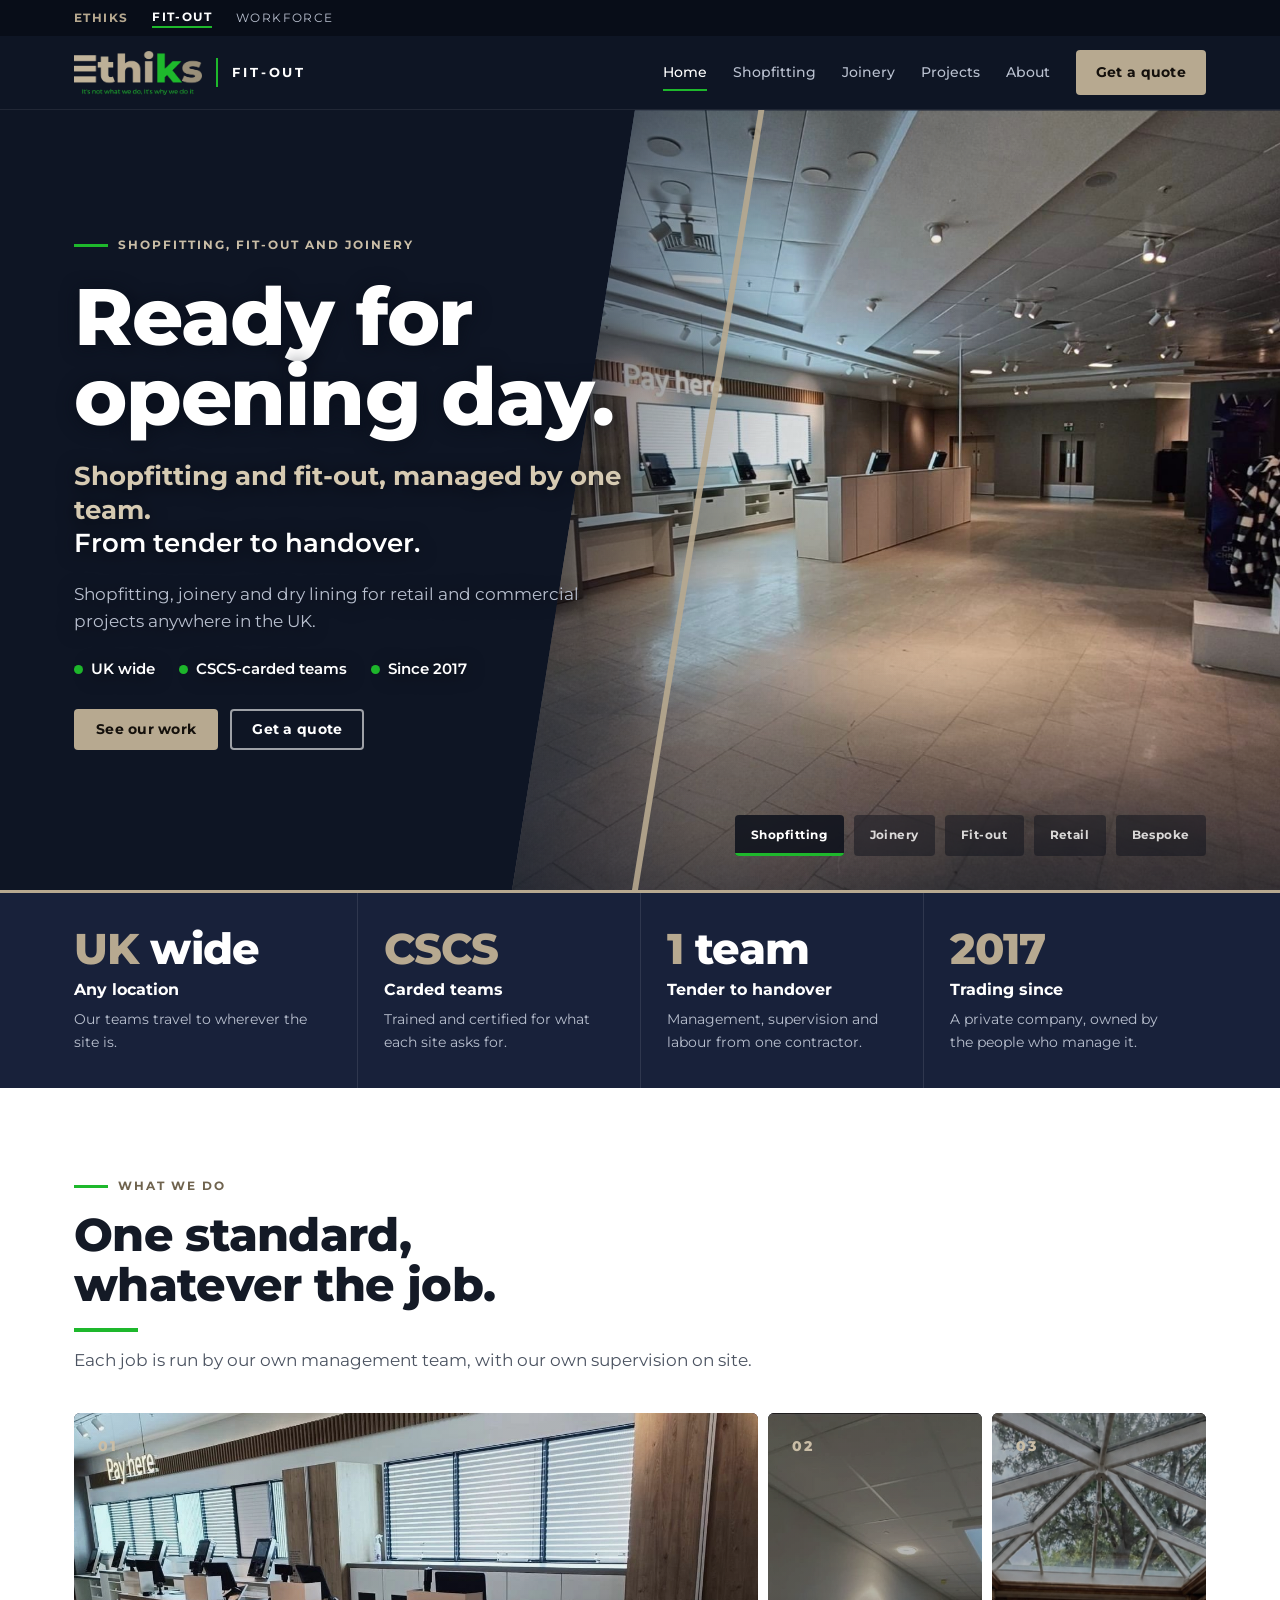
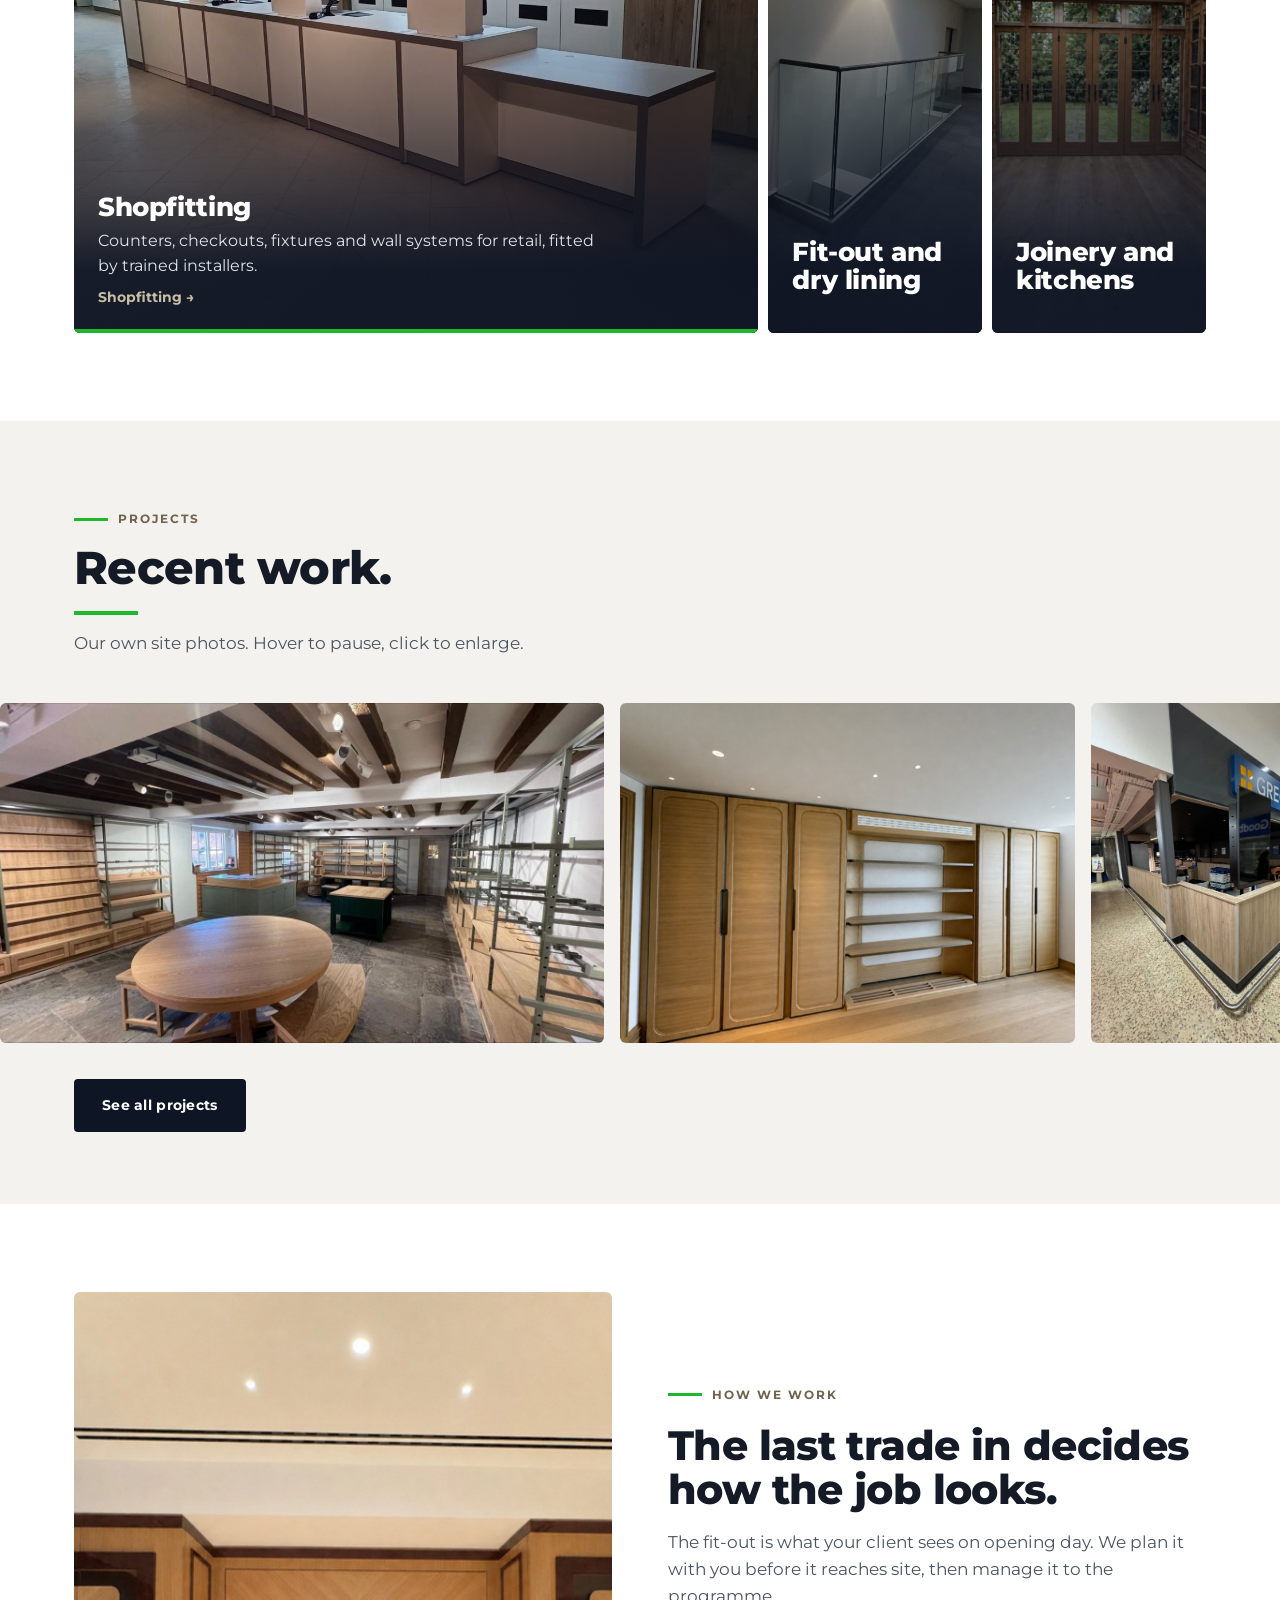
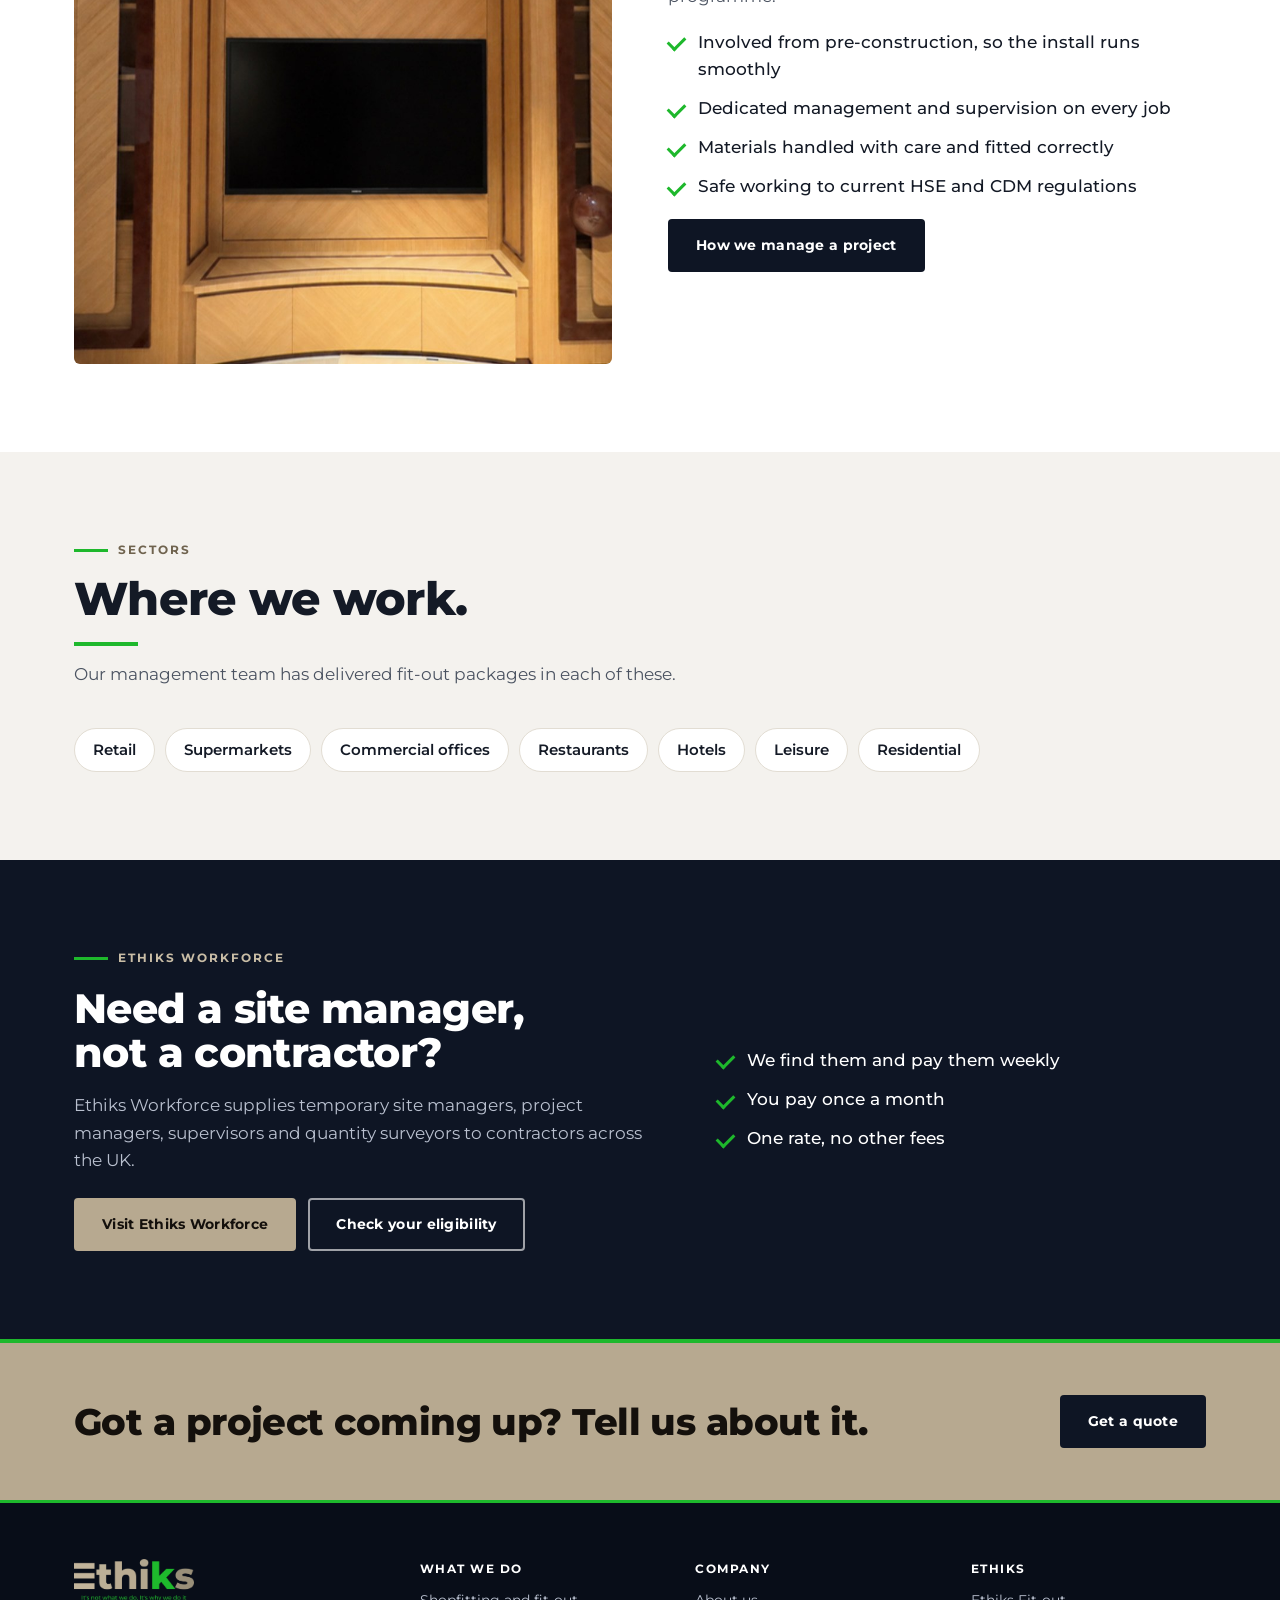
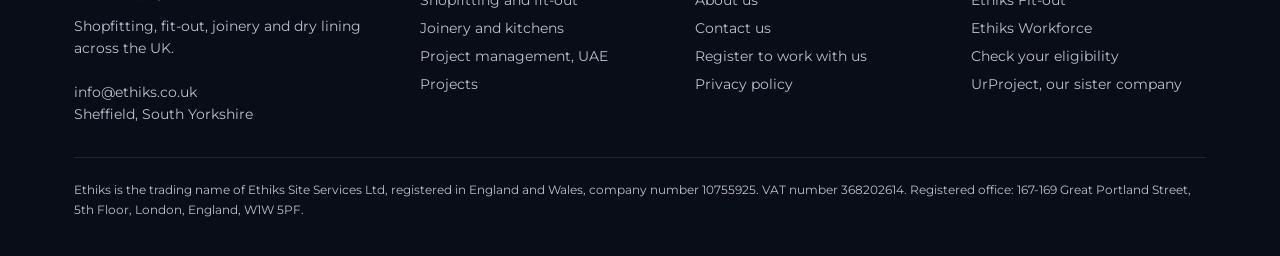
<file: index.html>
<!doctype html>
<html lang="en-GB">
<head>
<meta charset="utf-8">
<meta name="viewport" content="width=device-width, initial-scale=1">
<title>Shopfitting and Fit-Out Contractor, UK | Ethiks</title>
<meta name="description" content="Ethiks is a UK shopfitting and fit-out contractor. Turnkey fit-out, shopfitting joinery and dry lining for retail and commercial projects, and fitted joinery for homes.">
<link rel="canonical" href="https://www.ethiks.co.uk/">
<meta property="og:type" content="website">
<meta property="og:site_name" content="Ethiks">
<meta property="og:title" content="Shopfitting and Fit-Out Contractor, UK | Ethiks">
<meta property="og:description" content="Ethiks is a UK shopfitting and fit-out contractor. Turnkey fit-out, shopfitting joinery and dry lining for retail and commercial projects, and fitted joinery for homes.">
<meta property="og:url" content="https://www.ethiks.co.uk/">
<meta property="og:image" content="https://www.ethiks.co.uk/assets/share.jpg">
<meta property="og:image:width" content="1200">
<meta property="og:image:height" content="630">
<meta name="twitter:card" content="summary_large_image">
<meta name="twitter:image" content="https://www.ethiks.co.uk/assets/share.jpg">
<script>document.documentElement.className = 'js';</script>
<link rel="preconnect" href="https://fonts.googleapis.com">
<link rel="preconnect" href="https://fonts.gstatic.com" crossorigin>
<link rel="stylesheet" href="https://fonts.googleapis.com/css2?family=Montserrat:wght@400;500;600;700;800&display=swap">
<link rel="stylesheet" href="/styles.css?v=31">
<link rel="icon" href="/assets/ethiks-logo.png">
<script type="application/ld+json">{"@context": "https://schema.org", "@type": "GeneralContractor", "name": "Ethiks", "legalName": "Ethiks Site Services Ltd", "url": "https://www.ethiks.co.uk/", "email": "info@ethiks.co.uk", "areaServed": "GB", "vatID": "368202614", "description": "Shopfitting, fit-out, joinery and dry lining contractor working across the UK.", "address": {"@type": "PostalAddress", "addressLocality": "Sheffield", "addressRegion": "South Yorkshire", "addressCountry": "GB"}, "openingHours": "Mo-Fr 08:00-17:00"}</script>
</head>
<body>
<a class="skip" href="#main">Skip to content</a>
<div class="group"><div class="in">
  <span class="lead">Ethiks</span>
  <a class="here" href="/" aria-current="true">Fit-out</a>
  <a href="https://www.ethiksworkforce.co.uk">Workforce</a>
</div></div>
<header class="head"><div class="in">
  <a class="brand" href="/" aria-label="Ethiks Fit-out home"><img src="/assets/ethiks-logo.png" alt="Ethiks" width="128" height="44"><span>Fit-out</span></a>
  <button class="menu" type="button" aria-label="Menu" aria-expanded="false" aria-controls="nav"><span></span></button>
  <nav class="nav" id="nav" aria-label="Main"><a href="/" aria-current="page">Home</a><a href="/fit-out.html">Shopfitting</a><a href="/residential.html">Joinery</a><a href="/projects.html">Projects</a><a href="/about-us.html">About</a><a class="btn" href="/contact-us.html">Get a quote</a></nav>
</div></header>
<section class="hero2">
  <div class="slides" aria-hidden="true"><figure class="on"><img src="/assets/img/s-pay-hall.jpg" alt="" width="1290" height="1290" fetchpriority="high"></figure><figure><img src="/assets/img/hero-joinery.jpg" alt="" width="1456" height="1088" loading="lazy"></figure><figure><img src="/assets/img/m-atrium.jpg" alt="" width="1456" height="1088" loading="lazy"></figure><figure><img src="/assets/img/s-shelving-tables.jpg" alt="" width="1290" height="726" loading="lazy"></figure><figure><img src="/assets/img/j-glazed-cabinets.jpg" alt="" width="1264" height="1264" loading="lazy"></figure></div>
  <span class="edge" aria-hidden="true"></span>
  <div class="in">
    <div class="pitch">
      <span class="eyebrow">Shopfitting, fit-out and joinery</span>
      <h1>Ready for opening day.</h1>
      <p class="line"><b>Shopfitting and fit-out, managed by one team.</b><br>From tender to handover.</p>
      <p class="sub">Shopfitting, joinery and dry lining for retail and commercial projects anywhere in the UK.</p>
      <ul class="ticks"><li>UK wide</li><li>CSCS-carded teams</li><li>Since 2017</li></ul>
      <div class="acts"><a class="btn" href="/projects.html">See our work</a><a class="btn line" href="/contact-us.html">Get a quote</a></div>
    </div>
  </div>
  <div class="dots" role="group" aria-label="Hero photos"><button type="button" class="on" aria-label="Show shopfitting photo">Shopfitting</button><button type="button" aria-label="Show joinery photo">Joinery</button><button type="button" aria-label="Show fit-out photo">Fit-out</button><button type="button" aria-label="Show retail photo">Retail</button><button type="button" aria-label="Show bespoke photo">Bespoke</button></div>
</section>
<main id="main">
<section class="facts" aria-label="Ethiks at a glance"><div class="in">
  <div class="t"><span class="big"><em>UK</em> wide</span><b>Any location</b><span>Our teams travel to wherever the site is.</span></div>
  <div class="t"><span class="big"><em>CSCS</em></span><b>Carded teams</b><span>Trained and certified for what each site asks for.</span></div>
  <div class="t"><span class="big"><em>1</em> team</span><b>Tender to handover</b><span>Management, supervision and labour from one contractor.</span></div>
  <div class="t"><span class="big"><em data-count="2017">2017</em></span><b>Trading since</b><span>A private company, owned by the people who manage it.</span></div>
</div></section>

<section class="sec"><div class="in">
  <div class="shead rv"><span class="eyebrow">What we do</span><h2>One standard, whatever the job.</h2><p>Each job is run by our own management team, with our own supervision on site.</p></div>
  <div class="panels rv">
    <a class="panel on" href="/fit-out.html"><img src="/assets/img/s-pay-counter.jpg" alt="" width="1290" height="1290" loading="lazy"><span class="n">01</span><div class="body"><h3>Shopfitting</h3><p>Counters, checkouts, fixtures and wall systems for retail, fitted by trained installers.</p><span class="go">Shopfitting →</span></div></a>
    <a class="panel" href="/fit-out.html"><img src="/assets/img/m-landing.jpg" alt="" width="1290" height="970" loading="lazy"><span class="n">02</span><div class="body"><h3>Fit-out and dry lining</h3><p>Turnkey fit-out with partitions, linings, ceilings and joinery, managed from start to finish.</p><span class="go">Fit-out →</span></div></a>
    <a class="panel" href="/residential.html"><img src="/assets/img/j-glazed-cabinets.jpg" alt="" width="1264" height="1264" loading="lazy"><span class="n">03</span><div class="body"><h3>Joinery and kitchens</h3><p>Fitted joinery, doors, flooring and kitchens for homes.</p><span class="go">Joinery →</span></div></a>
  </div>
</div></section>

<section class="sec wash" style="padding-bottom:72px">
  <div class="in"><div class="shead rv"><span class="eyebrow">Projects</span><h2>Recent work.</h2><p>Our own site photos. Hover to pause, click to enlarge.</p></div></div>
  <div class="marq"><div class="track"><figure data-zoom><img src="/assets/img/s-shelving-tables.jpg" alt="Timber shelving bays and round display tables in a shop interior" width="1290" height="726" loading="lazy"><figcaption>Shelving and display tables</figcaption></figure><figure data-zoom><img src="/assets/img/j-wardrobe-run.jpg" alt="Wall of fitted timber wardrobes with open shelving" width="1456" height="1088" loading="lazy"><figcaption>Fitted wardrobes</figcaption></figure><figure data-zoom><img src="/assets/img/s-kiosk.jpg" alt="Food-to-go kiosk with timber-effect counter inside a supermarket" width="1280" height="1706" loading="lazy"><figcaption>Food-to-go kiosk</figcaption></figure><figure data-zoom><img src="/assets/img/j-games-room.jpg" alt="Timber panelled media wall with a TV between inlaid door panels" width="1408" height="1136" loading="lazy"><figcaption>Games room panelling</figcaption></figure><figure data-zoom><img src="/assets/img/m-atrium.jpg" alt="Double-height atrium inside a modular building after fit-out" width="1456" height="1088" loading="lazy"><figcaption>Atrium</figcaption></figure><figure data-zoom><img src="/assets/img/s-counter-run.jpg" alt="Long run of counter units in a clothing department" width="1290" height="1290" loading="lazy"><figcaption>Counter run</figcaption></figure><figure data-zoom><img src="/assets/img/j-glazed-cabinets.jpg" alt="Glazed timber cabinets lining a room with a timber floor under a roof lantern" width="1264" height="1264" loading="lazy"><figcaption>Glazed cabinets</figcaption></figure><figure data-zoom><img src="/assets/img/m-landing.jpg" alt="First-floor landing with timber doors, glass balustrade and suspended ceiling" width="1290" height="970" loading="lazy"><figcaption>Landing and balustrade</figcaption></figure><figure data-zoom><img src="/assets/img/s-pay-counter.jpg" alt="Pay-here counter with timber-slat bulkhead above" width="1290" height="1290" loading="lazy"><figcaption>Counter and bulkhead</figcaption></figure><figure data-zoom><img src="/assets/img/j-panelled-door.jpg" alt="Panelled timber door set in a deep architrave" width="1088" height="1456" loading="lazy"><figcaption>Panelled door</figcaption></figure><figure aria-hidden="true" data-zoom><img src="/assets/img/s-shelving-tables.jpg" alt="" width="1290" height="726" loading="lazy"><figcaption>Shelving and display tables</figcaption></figure><figure aria-hidden="true" data-zoom><img src="/assets/img/j-wardrobe-run.jpg" alt="" width="1456" height="1088" loading="lazy"><figcaption>Fitted wardrobes</figcaption></figure><figure aria-hidden="true" data-zoom><img src="/assets/img/s-kiosk.jpg" alt="" width="1280" height="1706" loading="lazy"><figcaption>Food-to-go kiosk</figcaption></figure><figure aria-hidden="true" data-zoom><img src="/assets/img/j-games-room.jpg" alt="" width="1408" height="1136" loading="lazy"><figcaption>Games room panelling</figcaption></figure><figure aria-hidden="true" data-zoom><img src="/assets/img/m-atrium.jpg" alt="" width="1456" height="1088" loading="lazy"><figcaption>Atrium</figcaption></figure><figure aria-hidden="true" data-zoom><img src="/assets/img/s-counter-run.jpg" alt="" width="1290" height="1290" loading="lazy"><figcaption>Counter run</figcaption></figure><figure aria-hidden="true" data-zoom><img src="/assets/img/j-glazed-cabinets.jpg" alt="" width="1264" height="1264" loading="lazy"><figcaption>Glazed cabinets</figcaption></figure><figure aria-hidden="true" data-zoom><img src="/assets/img/m-landing.jpg" alt="" width="1290" height="970" loading="lazy"><figcaption>Landing and balustrade</figcaption></figure><figure aria-hidden="true" data-zoom><img src="/assets/img/s-pay-counter.jpg" alt="" width="1290" height="1290" loading="lazy"><figcaption>Counter and bulkhead</figcaption></figure><figure aria-hidden="true" data-zoom><img src="/assets/img/j-panelled-door.jpg" alt="" width="1088" height="1456" loading="lazy"><figcaption>Panelled door</figcaption></figure></div></div>
  <div class="in"><p style="margin-top:30px"><a class="btn dark" href="/projects.html">See all projects</a></p></div>
</section>

<section class="sec"><div class="in split">
  <div class="photo tall zoom rv" data-zoom><img src="/assets/img/j-games-room.jpg" alt="Timber panelled wall with inlaid door panels in a games room" width="1408" height="1136" loading="lazy"></div>
  <div class="copy rv d1">
    <span class="eyebrow">How we work</span>
    <h2>The last trade in decides how the job looks.</h2>
    <p>The fit-out is what your client sees on opening day. We plan it with you before it reaches site, then manage it to the programme.</p>
    <ul class="points"><li>Involved from pre-construction, so the install runs smoothly</li><li>Dedicated management and supervision on every job</li><li>Materials handled with care and fitted correctly</li><li>Safe working to current HSE and CDM regulations</li></ul>
    <div><a class="btn dark" href="/about-us.html">How we manage a project</a></div>
  </div>
</div></section>

<section class="sec wash"><div class="in">
  <div class="shead rv"><span class="eyebrow">Sectors</span><h2>Where we work.</h2><p>Our management team has delivered fit-out packages in each of these.</p></div>
  <ul class="tags rv"><li>Retail</li><li>Supermarkets</li><li>Commercial offices</li><li>Restaurants</li><li>Hotels</li><li>Leisure</li><li>Residential</li></ul>
</div></section>

<section class="band"><div class="in">
  <div class="copy rv">
    <span class="eyebrow">Ethiks Workforce</span>
    <h2>Need a site manager, not a contractor?</h2>
    <p>Ethiks Workforce supplies temporary site managers, project managers, supervisors and quantity surveyors to contractors across the UK.</p>
    <div class="acts"><a class="btn" href="https://www.ethiksworkforce.co.uk">Visit Ethiks Workforce</a><a class="btn line" href="https://www.ethiksworkforce.co.uk/eligibility.html">Check your eligibility</a></div>
  </div>
  <ul class="points rv d1"><li>We find them and pay them weekly</li><li>You pay once a month</li><li>One rate, no other fees</li></ul>
</div></section>
<section class="cta"><div class="in">
  <h2>Got a project coming up? Tell us about it.</h2>
  <a class="btn dark" href="/contact-us.html">Get a quote</a>
</div></section>
</main>
<footer>
  <div class="in">
    <div><img src="/assets/ethiks-logo.png" alt="Ethiks" width="120" height="42">Shopfitting, fit-out, joinery and dry lining across the UK.<br><br>info@ethiks.co.uk<br>Sheffield, South Yorkshire</div>
    <div><b>What we do</b><ul><li><a href="/fit-out.html">Shopfitting and fit-out</a></li><li><a href="/residential.html">Joinery and kitchens</a></li><li><a href="/uae.html">Project management, UAE</a></li><li><a href="/projects.html">Projects</a></li></ul></div>
    <div><b>Company</b><ul><li><a href="/about-us.html">About us</a></li><li><a href="/contact-us.html">Contact us</a></li><li><a href="/register.html">Register to work with us</a></li><li><a href="/privacy-policy.html">Privacy policy</a></li></ul></div>
    <div><b>Ethiks</b><ul><li><a href="/">Ethiks Fit-out</a></li><li><a href="https://www.ethiksworkforce.co.uk">Ethiks Workforce</a></li><li><a href="https://www.ethiksworkforce.co.uk/eligibility.html">Check your eligibility</a></li><li><a href="https://www.urproject.co.uk">UrProject, our sister company</a></li></ul></div>
    <div class="legal">Ethiks is the trading name of Ethiks Site Services Ltd, registered in England and Wales, company number 10755925. VAT number 368202614. Registered office: 167-169 Great Portland Street, 5th Floor, London, England, W1W 5PF.</div>
  </div>
</footer>
<div class="lb" role="dialog" aria-modal="true" aria-label="Photo" hidden><button class="x" aria-label="Close">×</button><button class="prev" aria-label="Previous photo">←</button><img alt=""><button class="next" aria-label="Next photo">→</button><p></p></div>
<script src="/main.js?v=31" defer></script>
<!-- Cloudflare Web Analytics --><script defer src="https://static.cloudflareinsights.com/beacon.min.js" data-cf-beacon='{"token": "1464ebbee23942a8a1e4544ae4dd79b6"}'></script>
</body>
</html>
</file>
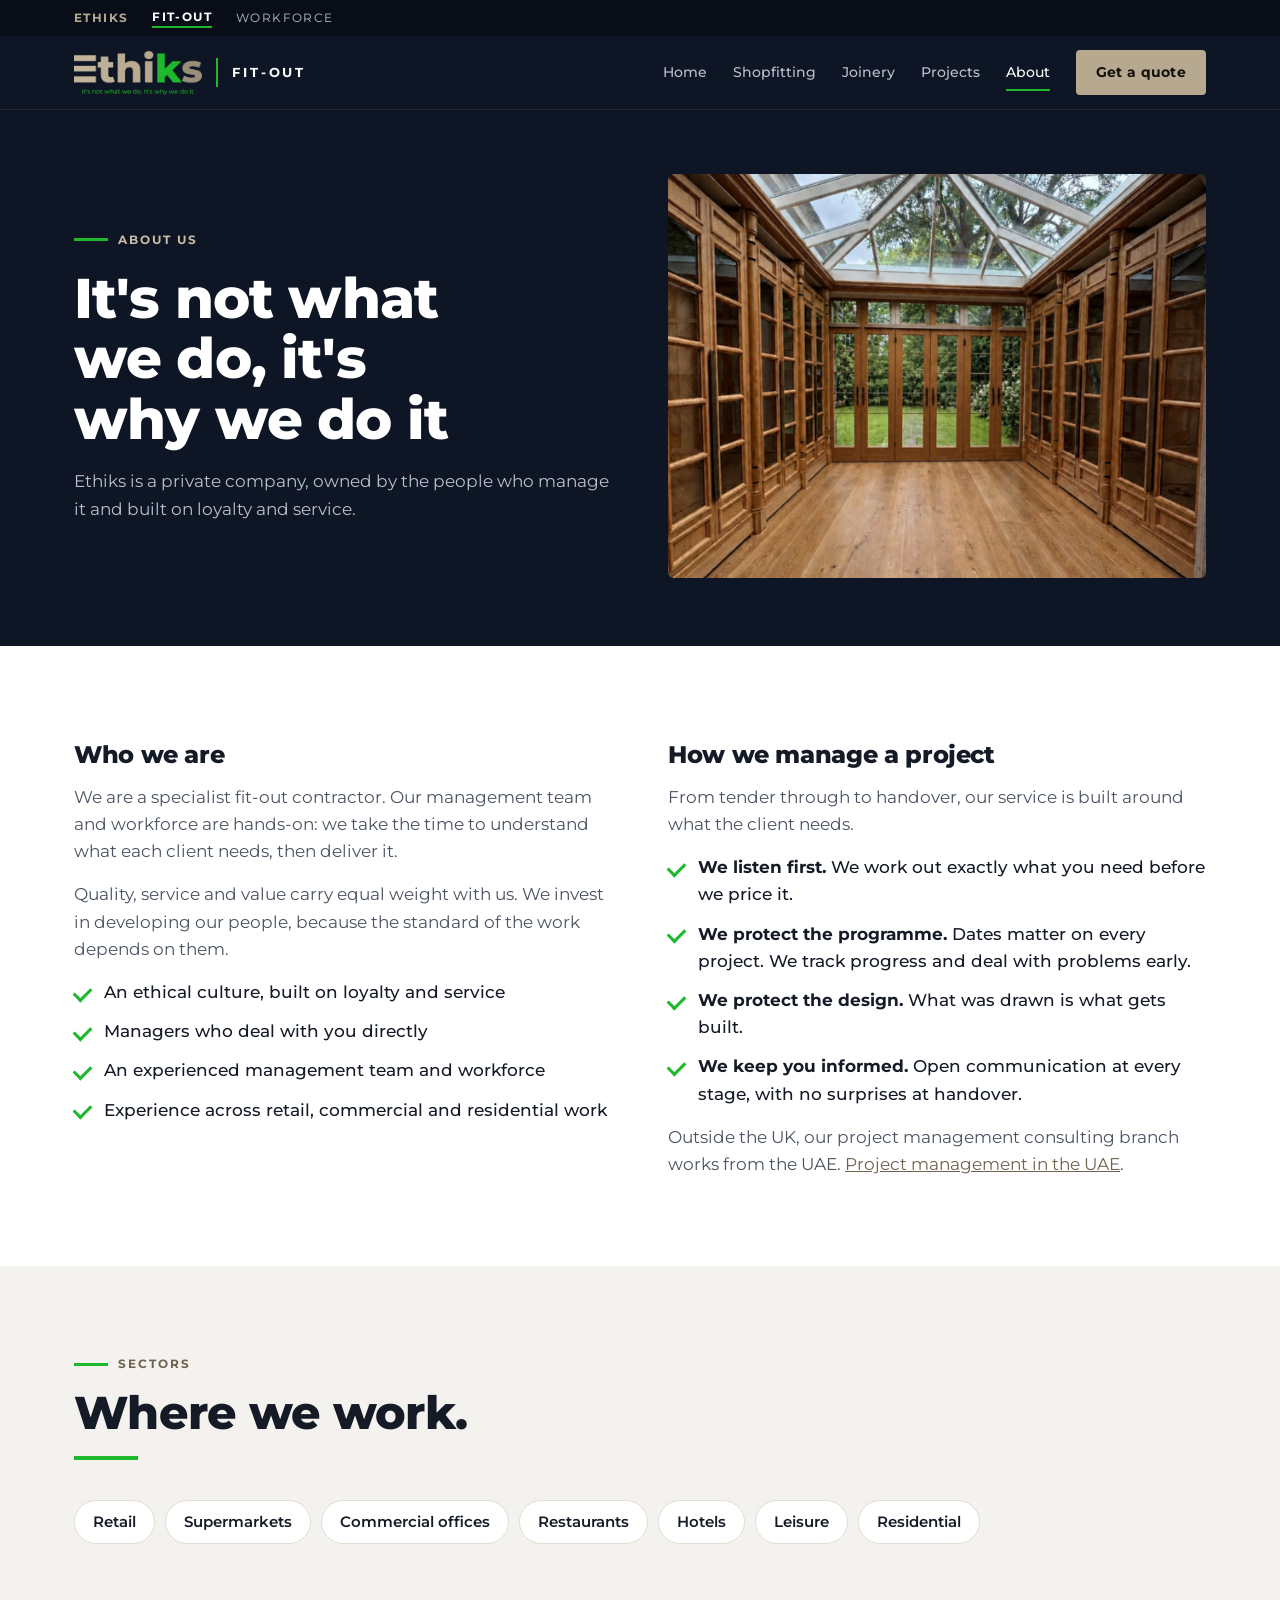
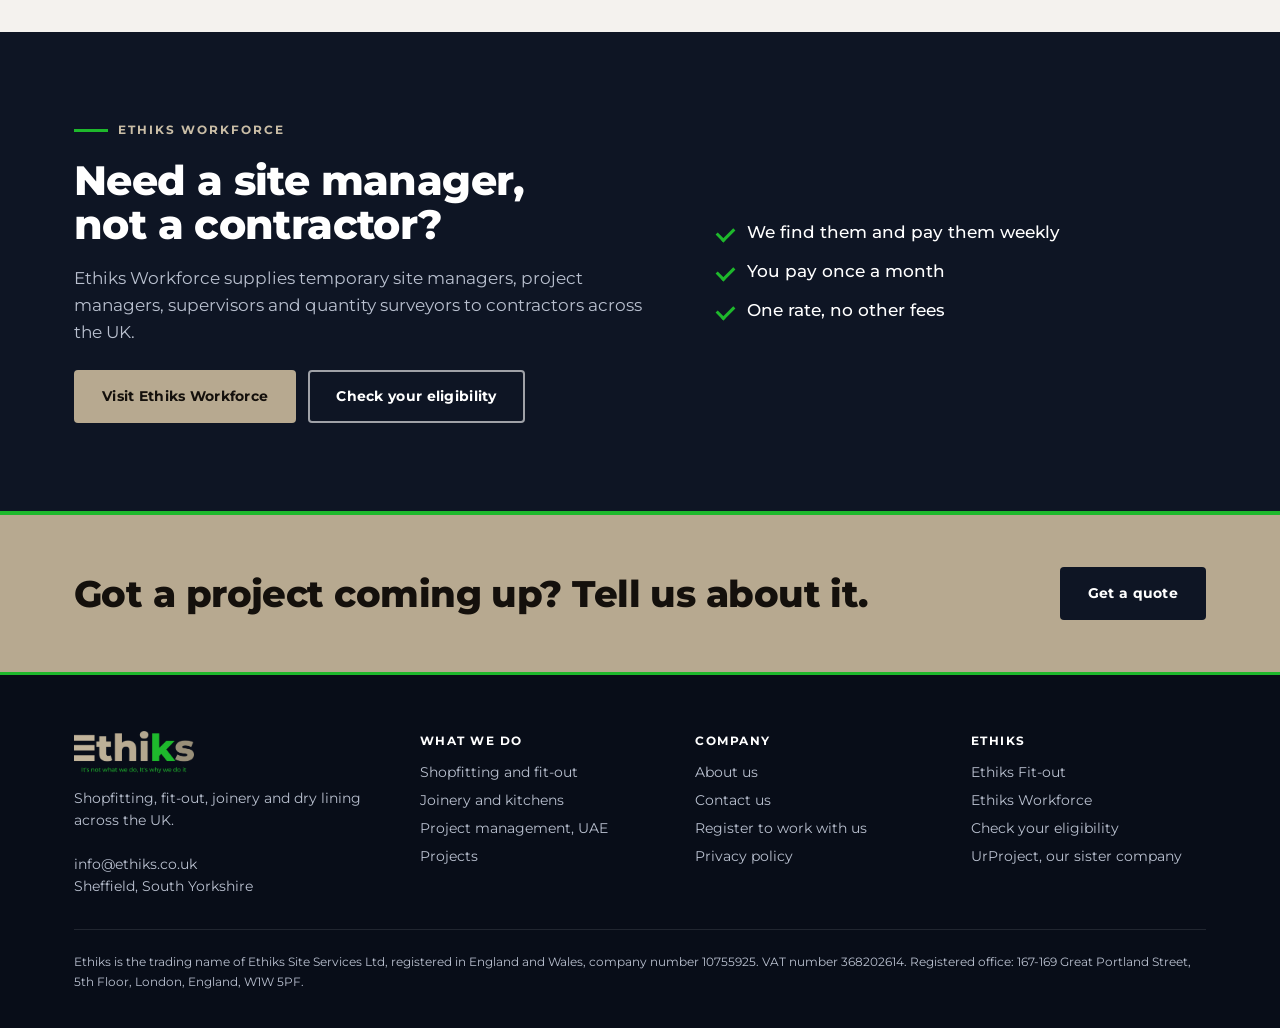
<file: about-us.html>
<!doctype html>
<html lang="en-GB">
<head>
<meta charset="utf-8">
<meta name="viewport" content="width=device-width, initial-scale=1">
<title>About Ethiks | Fit-Out Contractor</title>
<meta name="description" content="Ethiks is a private, management-owned fit-out contractor built on loyalty and service. How we manage a project from tender to handover.">
<link rel="canonical" href="https://www.ethiks.co.uk/about-us.html">
<meta property="og:type" content="website">
<meta property="og:site_name" content="Ethiks">
<meta property="og:title" content="About Ethiks | Fit-Out Contractor">
<meta property="og:description" content="Ethiks is a private, management-owned fit-out contractor built on loyalty and service. How we manage a project from tender to handover.">
<meta property="og:url" content="https://www.ethiks.co.uk/about-us.html">
<meta property="og:image" content="https://www.ethiks.co.uk/assets/share.jpg">
<meta property="og:image:width" content="1200">
<meta property="og:image:height" content="630">
<meta name="twitter:card" content="summary_large_image">
<meta name="twitter:image" content="https://www.ethiks.co.uk/assets/share.jpg">
<script>document.documentElement.className = 'js';</script>
<link rel="preconnect" href="https://fonts.googleapis.com">
<link rel="preconnect" href="https://fonts.gstatic.com" crossorigin>
<link rel="stylesheet" href="https://fonts.googleapis.com/css2?family=Montserrat:wght@400;500;600;700;800&display=swap">
<link rel="stylesheet" href="/styles.css?v=31">
<link rel="icon" href="/assets/ethiks-logo.png">
</head>
<body>
<a class="skip" href="#main">Skip to content</a>
<div class="group"><div class="in">
  <span class="lead">Ethiks</span>
  <a class="here" href="/" aria-current="true">Fit-out</a>
  <a href="https://www.ethiksworkforce.co.uk">Workforce</a>
</div></div>
<header class="head"><div class="in">
  <a class="brand" href="/" aria-label="Ethiks Fit-out home"><img src="/assets/ethiks-logo.png" alt="Ethiks" width="128" height="44"><span>Fit-out</span></a>
  <button class="menu" type="button" aria-label="Menu" aria-expanded="false" aria-controls="nav"><span></span></button>
  <nav class="nav" id="nav" aria-label="Main"><a href="/">Home</a><a href="/fit-out.html">Shopfitting</a><a href="/residential.html">Joinery</a><a href="/projects.html">Projects</a><a href="/about-us.html" aria-current="page">About</a><a class="btn" href="/contact-us.html">Get a quote</a></nav>
</div></header>
<section class="phead"><div class="in">
  <div class="copy"><span class="eyebrow">About us</span><h1>It's not what we do, it's why we do it</h1><p>Ethiks is a private company, owned by the people who manage it and built on loyalty and service.</p></div>
  <div class="rv d1"><img src="/assets/img/j-glazed-cabinets.jpg" alt="Glazed timber cabinets lining a room with a timber floor under a roof lantern" width="1264" height="1264" fetchpriority="high"></div>
</div></section><main id="main">
<section class="sec"><div class="in two">
  <div class="rv">
    <h2>Who we are</h2>
    <p>We are a specialist fit-out contractor. Our management team and workforce are hands-on: we take the time to understand what each client needs, then deliver it.</p>
    <p>Quality, service and value carry equal weight with us. We invest in developing our people, because the standard of the work depends on them.</p>
    <ul class="points"><li>An ethical culture, built on loyalty and service</li><li>Managers who deal with you directly</li><li>An experienced management team and workforce</li><li>Experience across retail, commercial and residential work</li></ul>
  </div>
  <div class="rv d1" id="management">
    <h2>How we manage a project</h2>
    <p>From tender through to handover, our service is built around what the client needs.</p>
    <ul class="points"><li><b>We listen first.</b> We work out exactly what you need before we price it.</li><li><b>We protect the programme.</b> Dates matter on every project. We track progress and deal with problems early.</li><li><b>We protect the design.</b> What was drawn is what gets built.</li><li><b>We keep you informed.</b> Open communication at every stage, with no surprises at handover.</li></ul>
    <p>Outside the UK, our project management consulting branch works from the UAE. <a href="/uae.html">Project management in the UAE</a>.</p>
  </div>
</div></section>

<section class="sec wash"><div class="in">
  <div class="shead rv"><span class="eyebrow">Sectors</span><h2>Where we work.</h2></div>
  <ul class="tags rv"><li>Retail</li><li>Supermarkets</li><li>Commercial offices</li><li>Restaurants</li><li>Hotels</li><li>Leisure</li><li>Residential</li></ul>
</div></section>
<section class="band"><div class="in">
  <div class="copy rv">
    <span class="eyebrow">Ethiks Workforce</span>
    <h2>Need a site manager, not a contractor?</h2>
    <p>Ethiks Workforce supplies temporary site managers, project managers, supervisors and quantity surveyors to contractors across the UK.</p>
    <div class="acts"><a class="btn" href="https://www.ethiksworkforce.co.uk">Visit Ethiks Workforce</a><a class="btn line" href="https://www.ethiksworkforce.co.uk/eligibility.html">Check your eligibility</a></div>
  </div>
  <ul class="points rv d1"><li>We find them and pay them weekly</li><li>You pay once a month</li><li>One rate, no other fees</li></ul>
</div></section>
<section class="cta"><div class="in">
  <h2>Got a project coming up? Tell us about it.</h2>
  <a class="btn dark" href="/contact-us.html">Get a quote</a>
</div></section>
</main>
<footer>
  <div class="in">
    <div><img src="/assets/ethiks-logo.png" alt="Ethiks" width="120" height="42">Shopfitting, fit-out, joinery and dry lining across the UK.<br><br>info@ethiks.co.uk<br>Sheffield, South Yorkshire</div>
    <div><b>What we do</b><ul><li><a href="/fit-out.html">Shopfitting and fit-out</a></li><li><a href="/residential.html">Joinery and kitchens</a></li><li><a href="/uae.html">Project management, UAE</a></li><li><a href="/projects.html">Projects</a></li></ul></div>
    <div><b>Company</b><ul><li><a href="/about-us.html">About us</a></li><li><a href="/contact-us.html">Contact us</a></li><li><a href="/register.html">Register to work with us</a></li><li><a href="/privacy-policy.html">Privacy policy</a></li></ul></div>
    <div><b>Ethiks</b><ul><li><a href="/">Ethiks Fit-out</a></li><li><a href="https://www.ethiksworkforce.co.uk">Ethiks Workforce</a></li><li><a href="https://www.ethiksworkforce.co.uk/eligibility.html">Check your eligibility</a></li><li><a href="https://www.urproject.co.uk">UrProject, our sister company</a></li></ul></div>
    <div class="legal">Ethiks is the trading name of Ethiks Site Services Ltd, registered in England and Wales, company number 10755925. VAT number 368202614. Registered office: 167-169 Great Portland Street, 5th Floor, London, England, W1W 5PF.</div>
  </div>
</footer>
<div class="lb" role="dialog" aria-modal="true" aria-label="Photo" hidden><button class="x" aria-label="Close">×</button><button class="prev" aria-label="Previous photo">←</button><img alt=""><button class="next" aria-label="Next photo">→</button><p></p></div>
<script src="/main.js?v=31" defer></script>
<!-- Cloudflare Web Analytics --><script defer src="https://static.cloudflareinsights.com/beacon.min.js" data-cf-beacon='{"token": "1464ebbee23942a8a1e4544ae4dd79b6"}'></script>
</body>
</html>
</file>
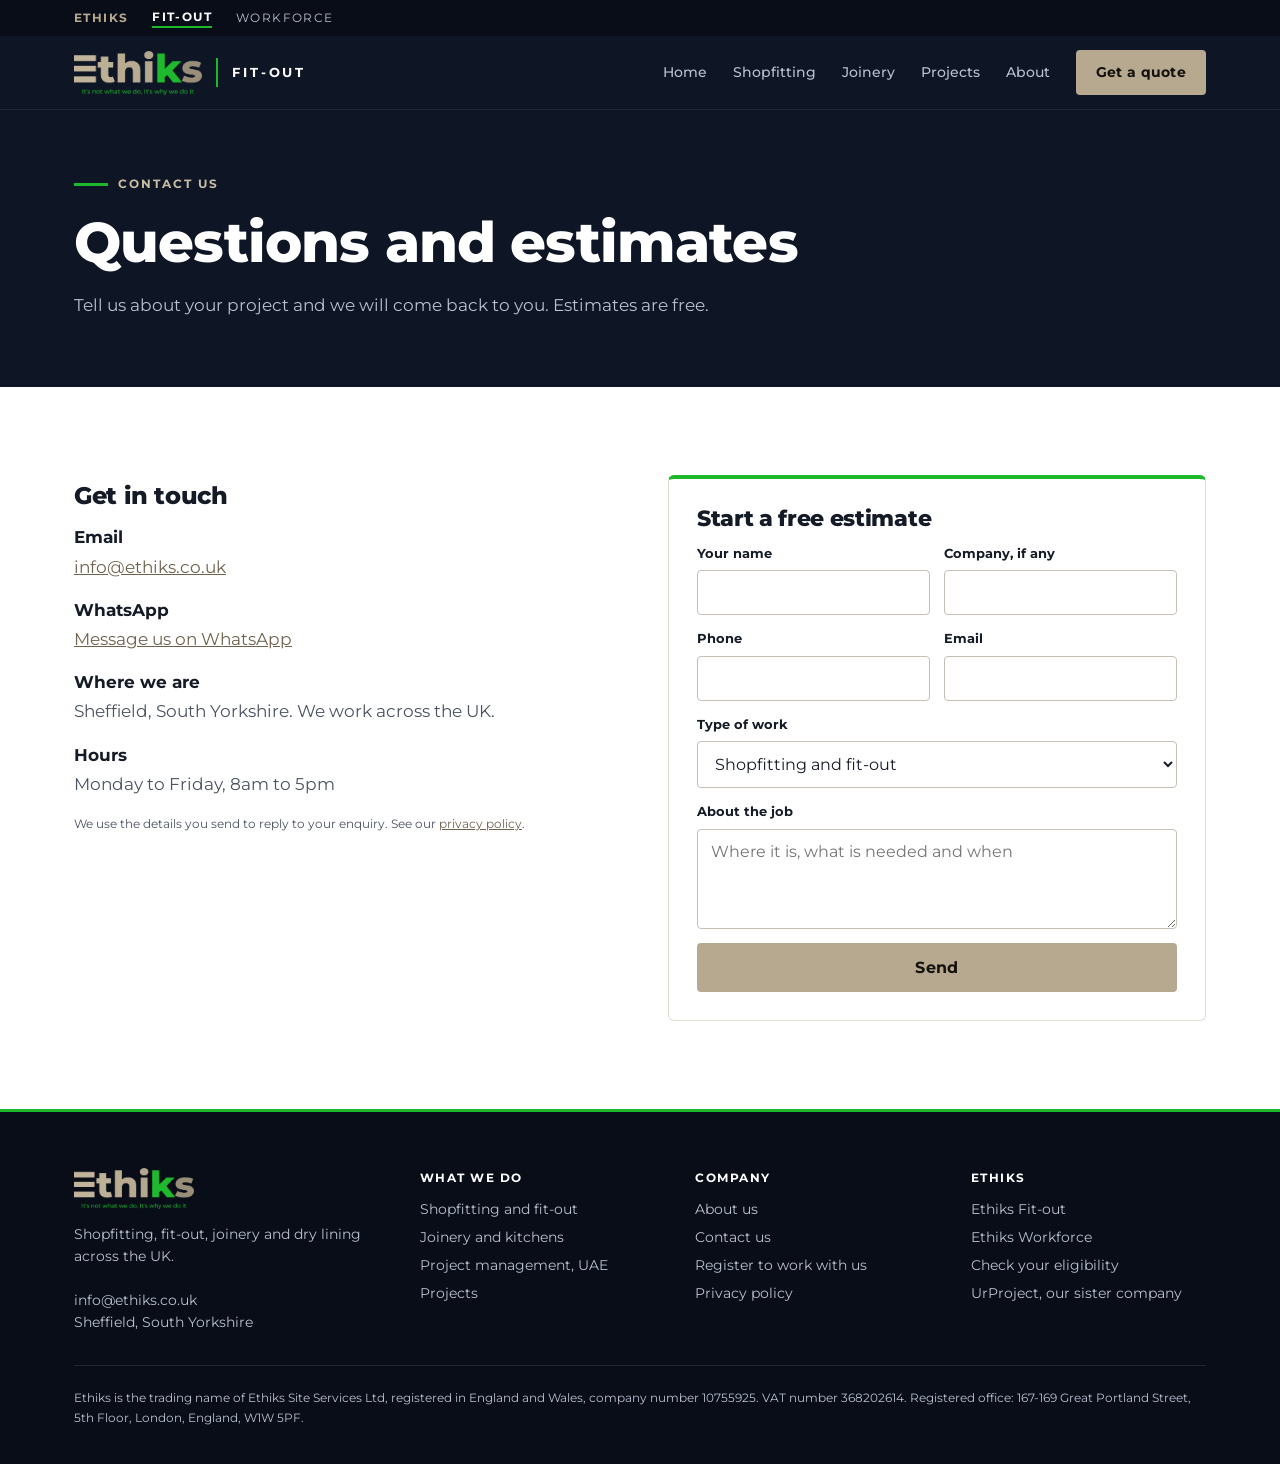
<file: contact-us.html>
<!doctype html>
<html lang="en-GB">
<head>
<meta charset="utf-8">
<meta name="viewport" content="width=device-width, initial-scale=1">
<title>Contact Ethiks | Free Fit-Out Quotes</title>
<meta name="description" content="Contact Ethiks for a free estimate on shopfitting, fit-out, kitchens or joinery. Based in Sheffield, working across the UK.">
<link rel="canonical" href="https://www.ethiks.co.uk/contact-us.html">
<meta property="og:type" content="website">
<meta property="og:site_name" content="Ethiks">
<meta property="og:title" content="Contact Ethiks | Free Fit-Out Quotes">
<meta property="og:description" content="Contact Ethiks for a free estimate on shopfitting, fit-out, kitchens or joinery. Based in Sheffield, working across the UK.">
<meta property="og:url" content="https://www.ethiks.co.uk/contact-us.html">
<meta property="og:image" content="https://www.ethiks.co.uk/assets/share.jpg">
<meta property="og:image:width" content="1200">
<meta property="og:image:height" content="630">
<meta name="twitter:card" content="summary_large_image">
<meta name="twitter:image" content="https://www.ethiks.co.uk/assets/share.jpg">
<script>document.documentElement.className = 'js';</script>
<link rel="preconnect" href="https://fonts.googleapis.com">
<link rel="preconnect" href="https://fonts.gstatic.com" crossorigin>
<link rel="stylesheet" href="https://fonts.googleapis.com/css2?family=Montserrat:wght@400;500;600;700;800&display=swap">
<link rel="stylesheet" href="/styles.css?v=31">
<link rel="icon" href="/assets/ethiks-logo.png">
</head>
<body>
<a class="skip" href="#main">Skip to content</a>
<div class="group"><div class="in">
  <span class="lead">Ethiks</span>
  <a class="here" href="/" aria-current="true">Fit-out</a>
  <a href="https://www.ethiksworkforce.co.uk">Workforce</a>
</div></div>
<header class="head"><div class="in">
  <a class="brand" href="/" aria-label="Ethiks Fit-out home"><img src="/assets/ethiks-logo.png" alt="Ethiks" width="128" height="44"><span>Fit-out</span></a>
  <button class="menu" type="button" aria-label="Menu" aria-expanded="false" aria-controls="nav"><span></span></button>
  <nav class="nav" id="nav" aria-label="Main"><a href="/">Home</a><a href="/fit-out.html">Shopfitting</a><a href="/residential.html">Joinery</a><a href="/projects.html">Projects</a><a href="/about-us.html">About</a><a class="btn" href="/contact-us.html">Get a quote</a></nav>
</div></header>
<section class="phead plain"><div class="in">
  <div class="copy"><span class="eyebrow">Contact us</span><h1>Questions and estimates</h1><p>Tell us about your project and we will come back to you. Estimates are free.</p></div>
  
</div></section><main id="main">
<section class="sec"><div class="in two">
  <div>
    <h2>Get in touch</h2>
    <div class="contact"><b>Email</b><a href="mailto:info@ethiks.co.uk">info@ethiks.co.uk</a></div>
    <div class="contact"><b>WhatsApp</b><a href="https://wa.me/447765536806" rel="noopener">Message us on WhatsApp</a></div>
    <div class="contact"><b>Where we are</b><span>Sheffield, South Yorkshire. We work across the UK.</span></div>
    <div class="contact"><b>Hours</b><span>Monday to Friday, 8am to 5pm</span></div>
    <p class="small">We use the details you send to reply to your enquiry. See our <a href="/privacy-policy.html">privacy policy</a>.</p>
  </div>
  <form class="card" id="request" data-form="quote" novalidate>
    <h2>Start a free estimate</h2>
    <label>Your name<input id="k-name" name="name" autocomplete="name" required></label>
    <label>Company, if any<input id="k-company" name="company" autocomplete="organization"></label>
    <label>Phone<input id="k-phone" name="phone" type="tel" autocomplete="tel" required></label>
    <label>Email<input id="k-email" name="email" type="email" autocomplete="email" required></label>
    <label class="full">Type of work<select id="k-type" name="type_of_work"><option>Shopfitting and fit-out</option><option>Joinery</option><option>Kitchen</option><option>Project management, UAE</option><option>Something else</option></select></label>
    <label class="full">About the job<textarea id="k-job" name="job" placeholder="Where it is, what is needed and when"></textarea></label>
    <div class="full"><button class="btn" type="submit">Send</button></div>
    <p class="full msg" role="status" hidden></p>
  </form>
</div></section>
</main>
<footer>
  <div class="in">
    <div><img src="/assets/ethiks-logo.png" alt="Ethiks" width="120" height="42">Shopfitting, fit-out, joinery and dry lining across the UK.<br><br>info@ethiks.co.uk<br>Sheffield, South Yorkshire</div>
    <div><b>What we do</b><ul><li><a href="/fit-out.html">Shopfitting and fit-out</a></li><li><a href="/residential.html">Joinery and kitchens</a></li><li><a href="/uae.html">Project management, UAE</a></li><li><a href="/projects.html">Projects</a></li></ul></div>
    <div><b>Company</b><ul><li><a href="/about-us.html">About us</a></li><li><a href="/contact-us.html">Contact us</a></li><li><a href="/register.html">Register to work with us</a></li><li><a href="/privacy-policy.html">Privacy policy</a></li></ul></div>
    <div><b>Ethiks</b><ul><li><a href="/">Ethiks Fit-out</a></li><li><a href="https://www.ethiksworkforce.co.uk">Ethiks Workforce</a></li><li><a href="https://www.ethiksworkforce.co.uk/eligibility.html">Check your eligibility</a></li><li><a href="https://www.urproject.co.uk">UrProject, our sister company</a></li></ul></div>
    <div class="legal">Ethiks is the trading name of Ethiks Site Services Ltd, registered in England and Wales, company number 10755925. VAT number 368202614. Registered office: 167-169 Great Portland Street, 5th Floor, London, England, W1W 5PF.</div>
  </div>
</footer>
<div class="lb" role="dialog" aria-modal="true" aria-label="Photo" hidden><button class="x" aria-label="Close">×</button><button class="prev" aria-label="Previous photo">←</button><img alt=""><button class="next" aria-label="Next photo">→</button><p></p></div>
<script src="/main.js?v=31" defer></script>
<!-- Cloudflare Web Analytics --><script defer src="https://static.cloudflareinsights.com/beacon.min.js" data-cf-beacon='{"token": "1464ebbee23942a8a1e4544ae4dd79b6"}'></script>
</body>
</html>
</file>
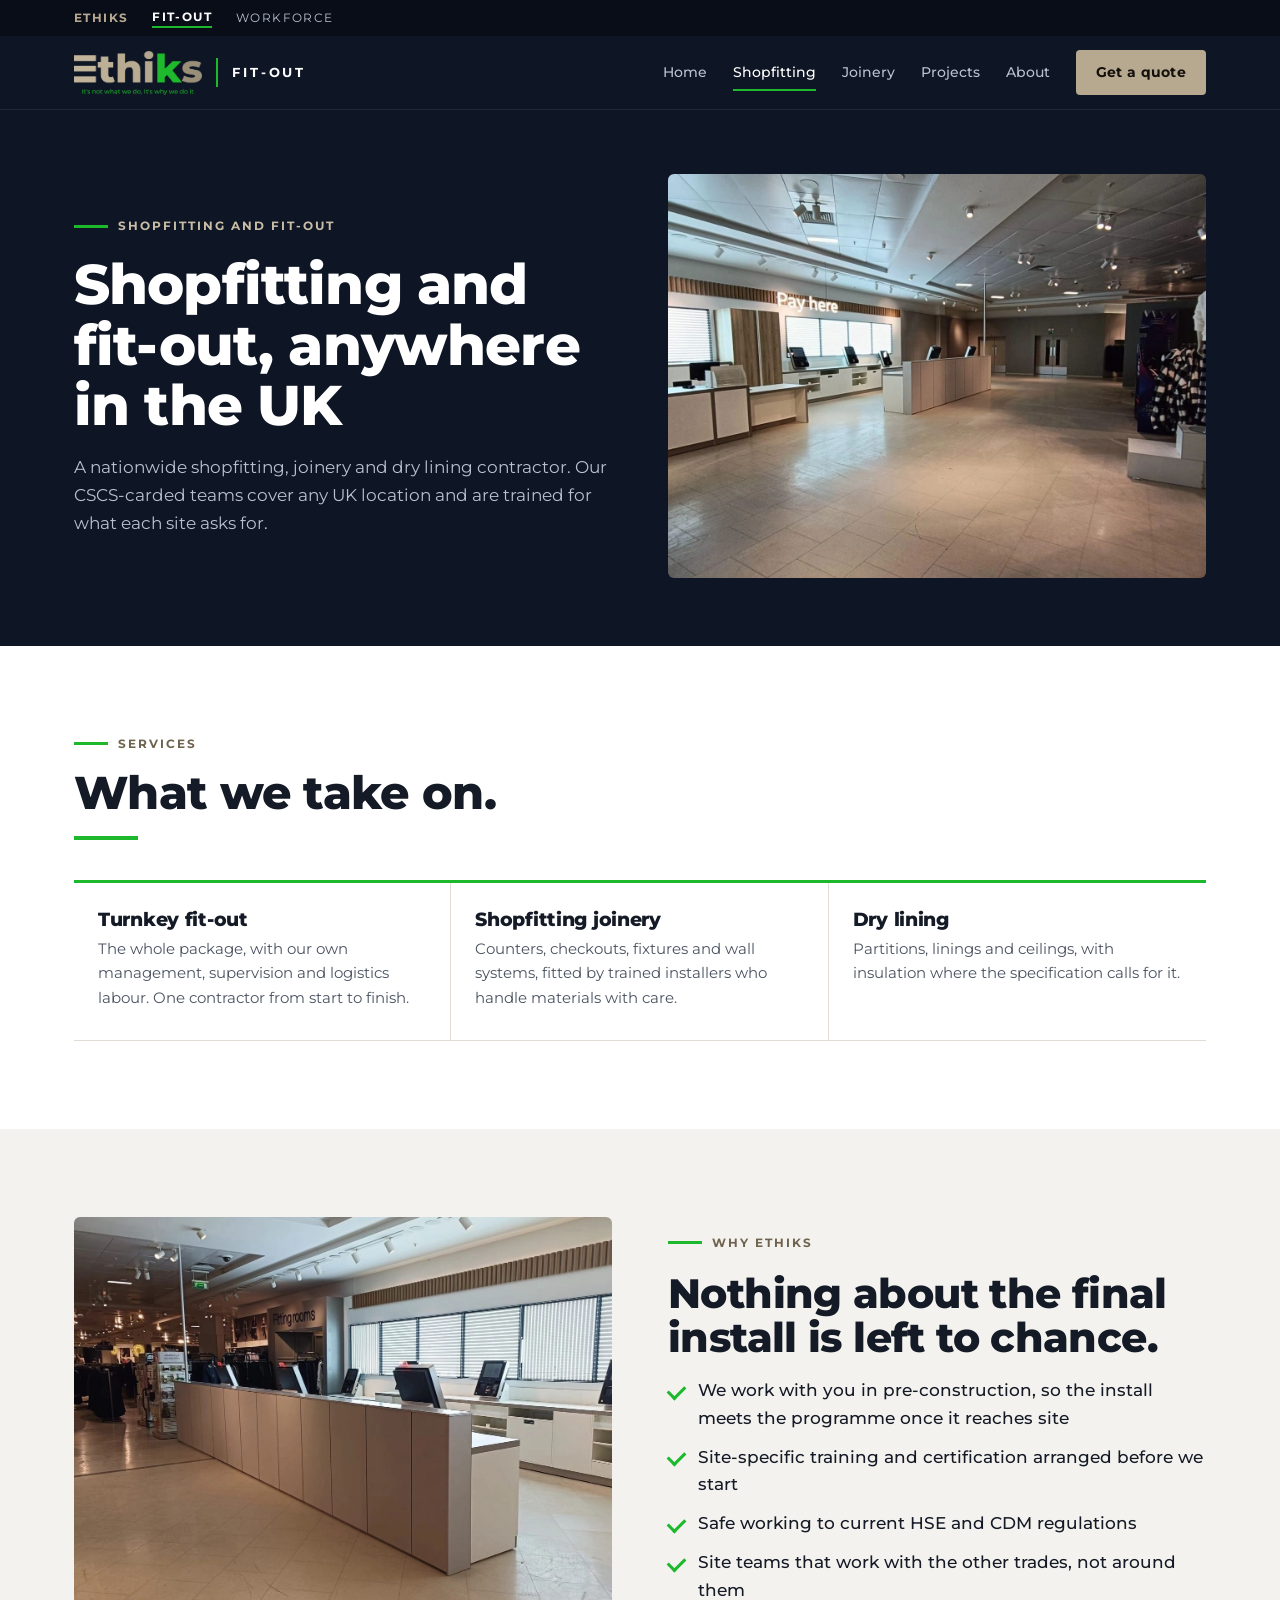
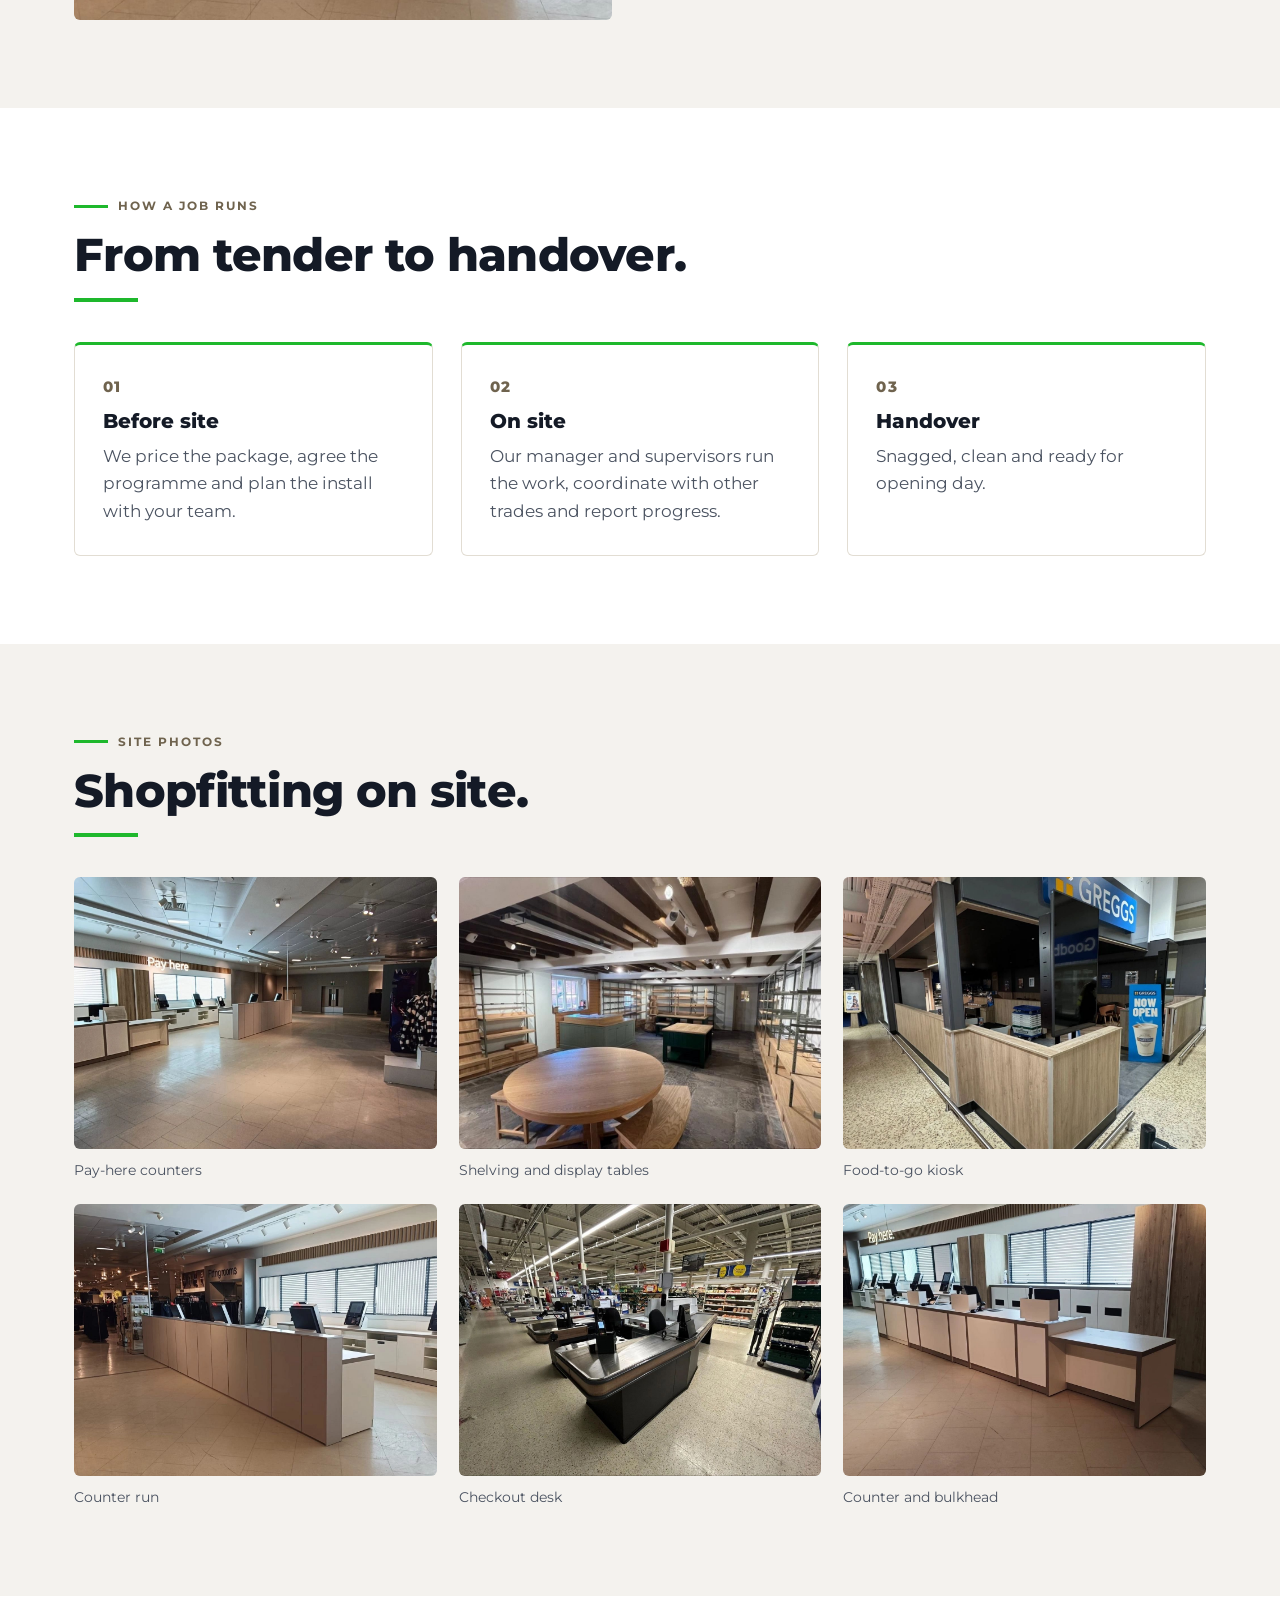
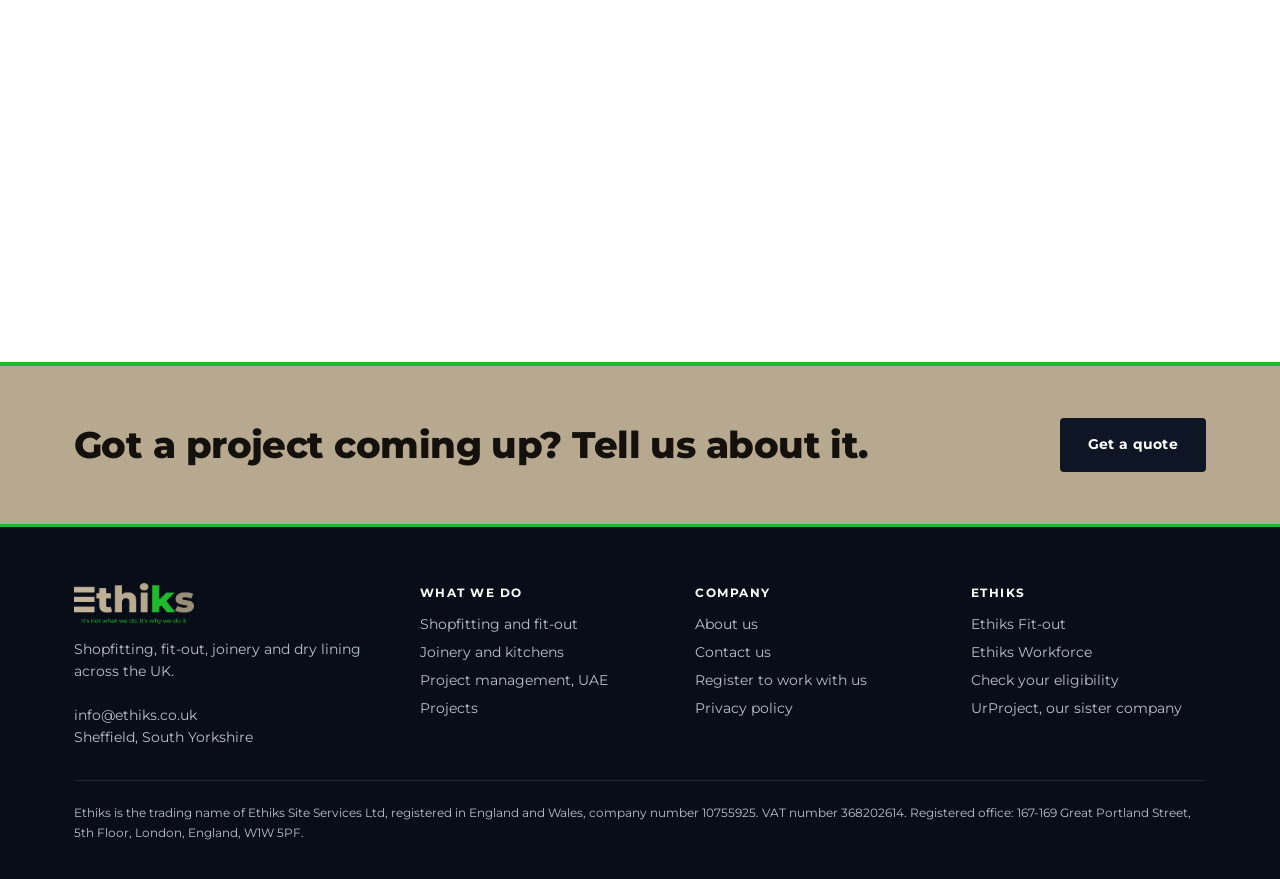
<file: fit-out.html>
<!doctype html>
<html lang="en-GB">
<head>
<meta charset="utf-8">
<meta name="viewport" content="width=device-width, initial-scale=1">
<title>Shopfitting and Fit-Out Services | Ethiks</title>
<meta name="description" content="Nationwide shopfitting, joinery and dry lining. Turnkey fit-out with dedicated management, supervision and CSCS-carded teams, from pre-construction to handover.">
<link rel="canonical" href="https://www.ethiks.co.uk/fit-out.html">
<meta property="og:type" content="website">
<meta property="og:site_name" content="Ethiks">
<meta property="og:title" content="Shopfitting and Fit-Out Services | Ethiks">
<meta property="og:description" content="Nationwide shopfitting, joinery and dry lining. Turnkey fit-out with dedicated management, supervision and CSCS-carded teams, from pre-construction to handover.">
<meta property="og:url" content="https://www.ethiks.co.uk/fit-out.html">
<meta property="og:image" content="https://www.ethiks.co.uk/assets/share.jpg">
<meta property="og:image:width" content="1200">
<meta property="og:image:height" content="630">
<meta name="twitter:card" content="summary_large_image">
<meta name="twitter:image" content="https://www.ethiks.co.uk/assets/share.jpg">
<script>document.documentElement.className = 'js';</script>
<link rel="preconnect" href="https://fonts.googleapis.com">
<link rel="preconnect" href="https://fonts.gstatic.com" crossorigin>
<link rel="stylesheet" href="https://fonts.googleapis.com/css2?family=Montserrat:wght@400;500;600;700;800&display=swap">
<link rel="stylesheet" href="/styles.css?v=31">
<link rel="icon" href="/assets/ethiks-logo.png">
</head>
<body>
<a class="skip" href="#main">Skip to content</a>
<div class="group"><div class="in">
  <span class="lead">Ethiks</span>
  <a class="here" href="/" aria-current="true">Fit-out</a>
  <a href="https://www.ethiksworkforce.co.uk">Workforce</a>
</div></div>
<header class="head"><div class="in">
  <a class="brand" href="/" aria-label="Ethiks Fit-out home"><img src="/assets/ethiks-logo.png" alt="Ethiks" width="128" height="44"><span>Fit-out</span></a>
  <button class="menu" type="button" aria-label="Menu" aria-expanded="false" aria-controls="nav"><span></span></button>
  <nav class="nav" id="nav" aria-label="Main"><a href="/">Home</a><a href="/fit-out.html" aria-current="page">Shopfitting</a><a href="/residential.html">Joinery</a><a href="/projects.html">Projects</a><a href="/about-us.html">About</a><a class="btn" href="/contact-us.html">Get a quote</a></nav>
</div></header>
<section class="phead"><div class="in">
  <div class="copy"><span class="eyebrow">Shopfitting and fit-out</span><h1>Shopfitting and fit-out, anywhere in the UK</h1><p>A nationwide shopfitting, joinery and dry lining contractor. Our CSCS-carded teams cover any UK location and are trained for what each site asks for.</p></div>
  <div class="rv d1"><img src="/assets/img/s-pay-hall.jpg" alt="Pay-here counters and customer service desk in a large store" width="1290" height="1290" fetchpriority="high"></div>
</div></section><main id="main">
<section class="sec"><div class="in">
  <div class="shead rv"><span class="eyebrow">Services</span><h2>What we take on.</h2></div>
  <div class="roles rv">
    <div class="role"><h3>Turnkey fit-out</h3><p>The whole package, with our own management, supervision and logistics labour. One contractor from start to finish.</p></div>
    <div class="role"><h3>Shopfitting joinery</h3><p>Counters, checkouts, fixtures and wall systems, fitted by trained installers who handle materials with care.</p></div>
    <div class="role"><h3>Dry lining</h3><p>Partitions, linings and ceilings, with insulation where the specification calls for it.</p></div>
  </div>
</div></section>

<section class="sec wash"><div class="in split">
  <div class="photo zoom rv" data-zoom><img src="/assets/img/s-counter-run.jpg" alt="Long run of counter units in a clothing department" width="1290" height="1290" loading="lazy"></div>
  <div class="copy rv d1">
    <span class="eyebrow">Why Ethiks</span>
    <h2>Nothing about the final install is left to chance.</h2>
    <ul class="points"><li>We work with you in pre-construction, so the install meets the programme once it reaches site</li><li>Site-specific training and certification arranged before we start</li><li>Safe working to current HSE and CDM regulations</li><li>Site teams that work with the other trades, not around them</li></ul>
  </div>
</div></section>

<section class="sec"><div class="in">
  <div class="shead rv"><span class="eyebrow">How a job runs</span><h2>From tender to handover.</h2></div>
  <ol class="steps rv">
    <li><b>Before site</b><span>We price the package, agree the programme and plan the install with your team.</span></li>
    <li><b>On site</b><span>Our manager and supervisors run the work, coordinate with other trades and report progress.</span></li>
    <li><b>Handover</b><span>Snagged, clean and ready for opening day.</span></li>
  </ol>
</div></section>

<section class="sec wash"><div class="in">
  <div class="shead rv"><span class="eyebrow">Site photos</span><h2>Shopfitting on site.</h2></div>
  <div class="gallery rv"><figure data-zoom><img src="/assets/img/s-pay-hall.jpg" alt="Pay-here counters and customer service desk in a large store" width="1290" height="1290" loading="lazy"><figcaption>Pay-here counters</figcaption></figure><figure data-zoom><img src="/assets/img/s-shelving-tables.jpg" alt="Timber shelving bays and round display tables in a shop interior" width="1290" height="726" loading="lazy"><figcaption>Shelving and display tables</figcaption></figure><figure data-zoom><img src="/assets/img/s-kiosk.jpg" alt="Food-to-go kiosk with timber-effect counter inside a supermarket" width="1280" height="1706" loading="lazy"><figcaption>Food-to-go kiosk</figcaption></figure><figure data-zoom><img src="/assets/img/s-counter-run.jpg" alt="Long run of counter units in a clothing department" width="1290" height="1290" loading="lazy"><figcaption>Counter run</figcaption></figure><figure data-zoom><img src="/assets/img/s-checkout-desk.jpg" alt="Manned checkout desk at the front of a supermarket" width="1290" height="968" loading="lazy"><figcaption>Checkout desk</figcaption></figure><figure data-zoom><img src="/assets/img/s-pay-counter.jpg" alt="Pay-here counter with timber-slat bulkhead above" width="1290" height="1290" loading="lazy"><figcaption>Counter and bulkhead</figcaption></figure></div>
</div></section>

<section class="sec"><div class="in">
  <div class="shead rv"><span class="eyebrow">Sectors</span><h2>Where we fit out.</h2></div>
  <ul class="tags rv"><li>Retail</li><li>Supermarkets</li><li>Commercial offices</li><li>Restaurants</li><li>Hotels</li><li>Leisure</li></ul>
</div></section>
<section class="cta"><div class="in">
  <h2>Got a project coming up? Tell us about it.</h2>
  <a class="btn dark" href="/contact-us.html">Get a quote</a>
</div></section>
</main>
<footer>
  <div class="in">
    <div><img src="/assets/ethiks-logo.png" alt="Ethiks" width="120" height="42">Shopfitting, fit-out, joinery and dry lining across the UK.<br><br>info@ethiks.co.uk<br>Sheffield, South Yorkshire</div>
    <div><b>What we do</b><ul><li><a href="/fit-out.html">Shopfitting and fit-out</a></li><li><a href="/residential.html">Joinery and kitchens</a></li><li><a href="/uae.html">Project management, UAE</a></li><li><a href="/projects.html">Projects</a></li></ul></div>
    <div><b>Company</b><ul><li><a href="/about-us.html">About us</a></li><li><a href="/contact-us.html">Contact us</a></li><li><a href="/register.html">Register to work with us</a></li><li><a href="/privacy-policy.html">Privacy policy</a></li></ul></div>
    <div><b>Ethiks</b><ul><li><a href="/">Ethiks Fit-out</a></li><li><a href="https://www.ethiksworkforce.co.uk">Ethiks Workforce</a></li><li><a href="https://www.ethiksworkforce.co.uk/eligibility.html">Check your eligibility</a></li><li><a href="https://www.urproject.co.uk">UrProject, our sister company</a></li></ul></div>
    <div class="legal">Ethiks is the trading name of Ethiks Site Services Ltd, registered in England and Wales, company number 10755925. VAT number 368202614. Registered office: 167-169 Great Portland Street, 5th Floor, London, England, W1W 5PF.</div>
  </div>
</footer>
<div class="lb" role="dialog" aria-modal="true" aria-label="Photo" hidden><button class="x" aria-label="Close">×</button><button class="prev" aria-label="Previous photo">←</button><img alt=""><button class="next" aria-label="Next photo">→</button><p></p></div>
<script src="/main.js?v=31" defer></script>
<!-- Cloudflare Web Analytics --><script defer src="https://static.cloudflareinsights.com/beacon.min.js" data-cf-beacon='{"token": "1464ebbee23942a8a1e4544ae4dd79b6"}'></script>
</body>
</html>
</file>
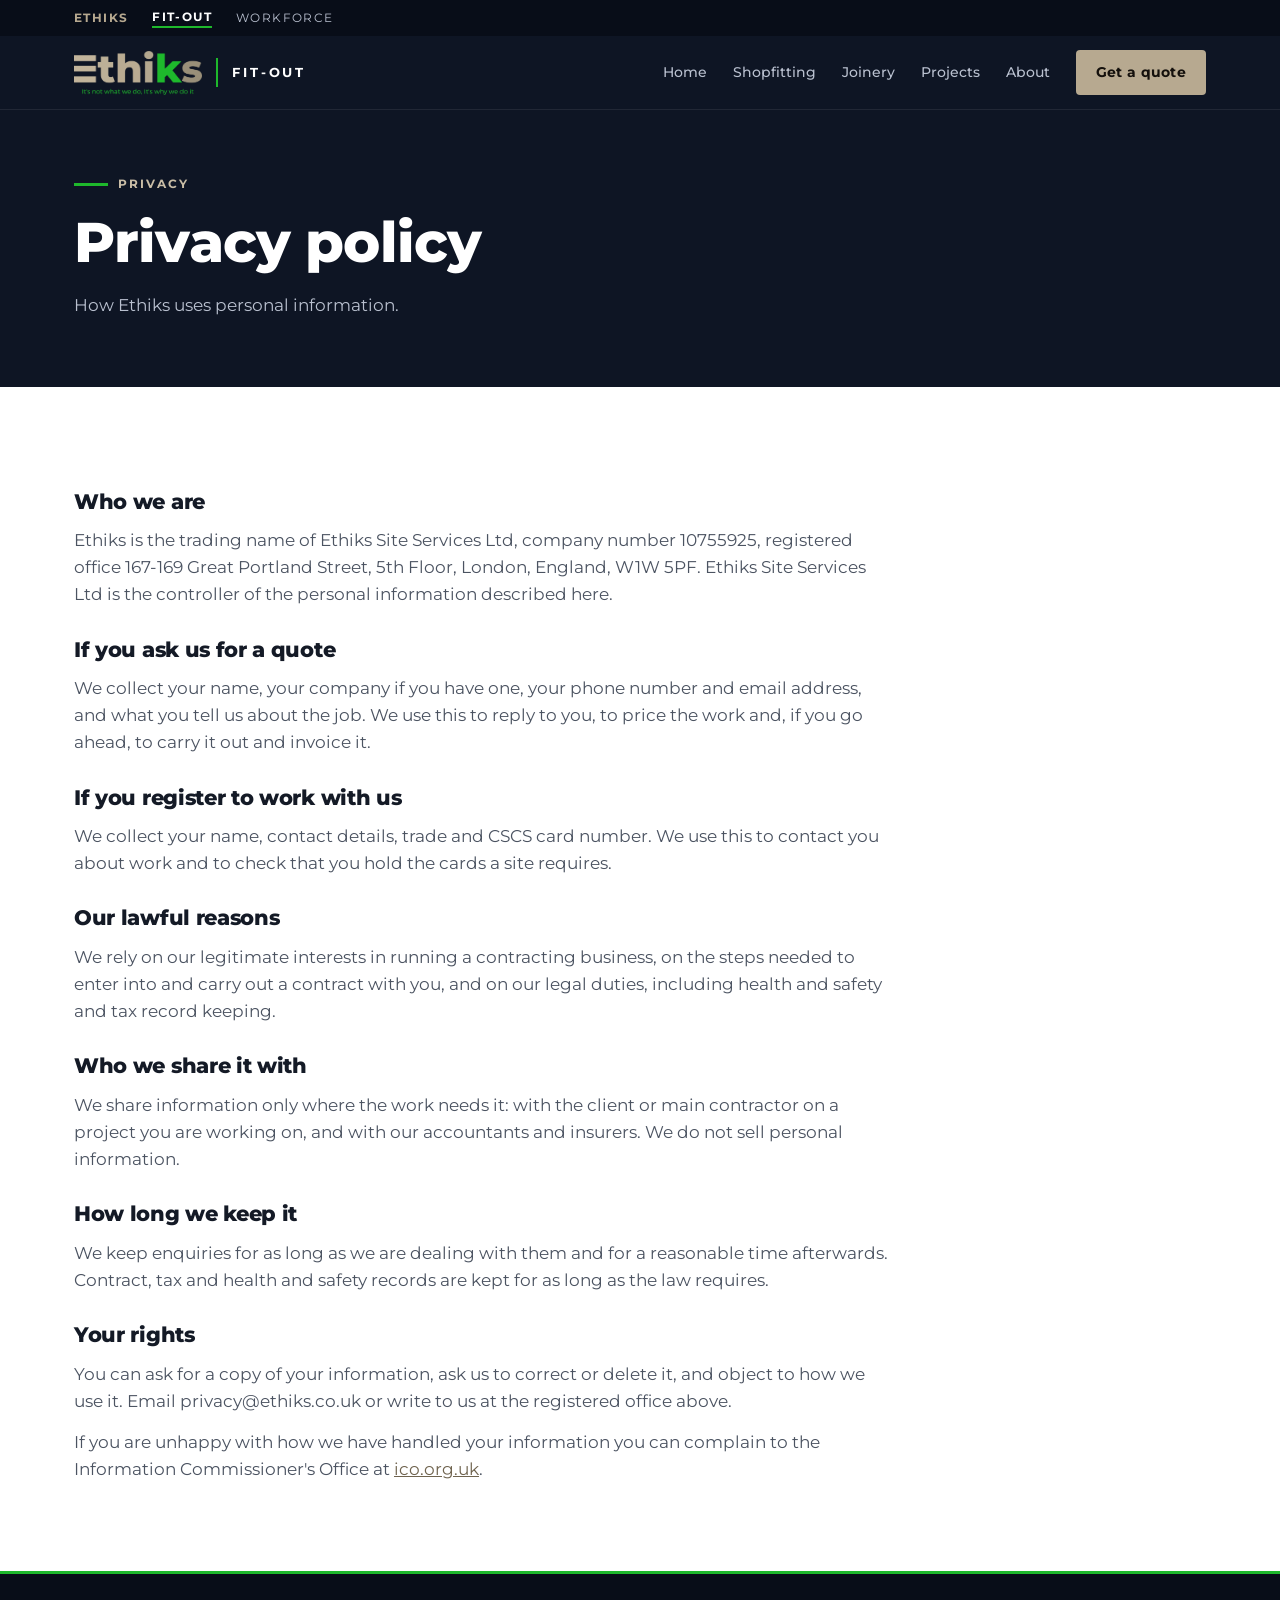
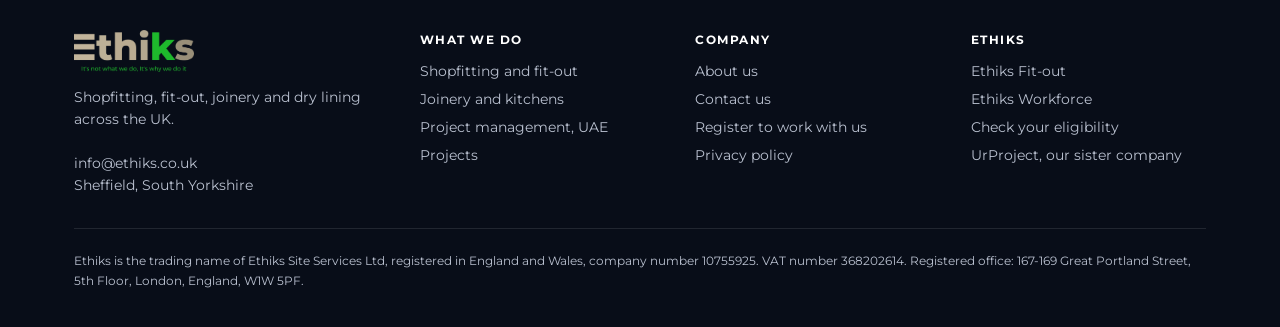
<file: privacy-policy.html>
<!doctype html>
<html lang="en-GB">
<head>
<meta charset="utf-8">
<meta name="viewport" content="width=device-width, initial-scale=1">
<title>Privacy policy | Ethiks</title>
<meta name="description" content="How Ethiks Site Services Ltd uses personal information.">
<link rel="canonical" href="https://www.ethiks.co.uk/privacy-policy.html">
<meta property="og:type" content="website">
<meta property="og:site_name" content="Ethiks">
<meta property="og:title" content="Privacy policy | Ethiks">
<meta property="og:description" content="How Ethiks Site Services Ltd uses personal information.">
<meta property="og:url" content="https://www.ethiks.co.uk/privacy-policy.html">
<meta property="og:image" content="https://www.ethiks.co.uk/assets/share.jpg">
<meta property="og:image:width" content="1200">
<meta property="og:image:height" content="630">
<meta name="twitter:card" content="summary_large_image">
<meta name="twitter:image" content="https://www.ethiks.co.uk/assets/share.jpg">
<script>document.documentElement.className = 'js';</script>
<link rel="preconnect" href="https://fonts.googleapis.com">
<link rel="preconnect" href="https://fonts.gstatic.com" crossorigin>
<link rel="stylesheet" href="https://fonts.googleapis.com/css2?family=Montserrat:wght@400;500;600;700;800&display=swap">
<link rel="stylesheet" href="/styles.css?v=31">
<link rel="icon" href="/assets/ethiks-logo.png">
</head>
<body>
<a class="skip" href="#main">Skip to content</a>
<div class="group"><div class="in">
  <span class="lead">Ethiks</span>
  <a class="here" href="/" aria-current="true">Fit-out</a>
  <a href="https://www.ethiksworkforce.co.uk">Workforce</a>
</div></div>
<header class="head"><div class="in">
  <a class="brand" href="/" aria-label="Ethiks Fit-out home"><img src="/assets/ethiks-logo.png" alt="Ethiks" width="128" height="44"><span>Fit-out</span></a>
  <button class="menu" type="button" aria-label="Menu" aria-expanded="false" aria-controls="nav"><span></span></button>
  <nav class="nav" id="nav" aria-label="Main"><a href="/">Home</a><a href="/fit-out.html">Shopfitting</a><a href="/residential.html">Joinery</a><a href="/projects.html">Projects</a><a href="/about-us.html">About</a><a class="btn" href="/contact-us.html">Get a quote</a></nav>
</div></header>
<section class="phead plain"><div class="in">
  <div class="copy"><span class="eyebrow">Privacy</span><h1>Privacy policy</h1><p>How Ethiks uses personal information.</p></div>
  
</div></section><main id="main">
<section class="sec"><div class="in"><div class="prose">
  <h2>Who we are</h2>
  <p>Ethiks is the trading name of Ethiks Site Services Ltd, company number 10755925, registered office 167-169 Great Portland Street, 5th Floor, London, England, W1W 5PF. Ethiks Site Services Ltd is the controller of the personal information described here.</p>
  <h2>If you ask us for a quote</h2>
  <p>We collect your name, your company if you have one, your phone number and email address, and what you tell us about the job. We use this to reply to you, to price the work and, if you go ahead, to carry it out and invoice it.</p>
  <h2>If you register to work with us</h2>
  <p>We collect your name, contact details, trade and CSCS card number. We use this to contact you about work and to check that you hold the cards a site requires.</p>
  <h2>Our lawful reasons</h2>
  <p>We rely on our legitimate interests in running a contracting business, on the steps needed to enter into and carry out a contract with you, and on our legal duties, including health and safety and tax record keeping.</p>
  <h2>Who we share it with</h2>
  <p>We share information only where the work needs it: with the client or main contractor on a project you are working on, and with our accountants and insurers. We do not sell personal information.</p>
  <h2>How long we keep it</h2>
  <p>We keep enquiries for as long as we are dealing with them and for a reasonable time afterwards. Contract, tax and health and safety records are kept for as long as the law requires.</p>
  <h2>Your rights</h2>
  <p>You can ask for a copy of your information, ask us to correct or delete it, and object to how we use it. Email privacy@ethiks.co.uk or write to us at the registered office above.</p>
  <p>If you are unhappy with how we have handled your information you can complain to the Information Commissioner's Office at <a href="https://ico.org.uk">ico.org.uk</a>.</p>
</div></div></section>
</main>
<footer>
  <div class="in">
    <div><img src="/assets/ethiks-logo.png" alt="Ethiks" width="120" height="42">Shopfitting, fit-out, joinery and dry lining across the UK.<br><br>info@ethiks.co.uk<br>Sheffield, South Yorkshire</div>
    <div><b>What we do</b><ul><li><a href="/fit-out.html">Shopfitting and fit-out</a></li><li><a href="/residential.html">Joinery and kitchens</a></li><li><a href="/uae.html">Project management, UAE</a></li><li><a href="/projects.html">Projects</a></li></ul></div>
    <div><b>Company</b><ul><li><a href="/about-us.html">About us</a></li><li><a href="/contact-us.html">Contact us</a></li><li><a href="/register.html">Register to work with us</a></li><li><a href="/privacy-policy.html">Privacy policy</a></li></ul></div>
    <div><b>Ethiks</b><ul><li><a href="/">Ethiks Fit-out</a></li><li><a href="https://www.ethiksworkforce.co.uk">Ethiks Workforce</a></li><li><a href="https://www.ethiksworkforce.co.uk/eligibility.html">Check your eligibility</a></li><li><a href="https://www.urproject.co.uk">UrProject, our sister company</a></li></ul></div>
    <div class="legal">Ethiks is the trading name of Ethiks Site Services Ltd, registered in England and Wales, company number 10755925. VAT number 368202614. Registered office: 167-169 Great Portland Street, 5th Floor, London, England, W1W 5PF.</div>
  </div>
</footer>
<div class="lb" role="dialog" aria-modal="true" aria-label="Photo" hidden><button class="x" aria-label="Close">×</button><button class="prev" aria-label="Previous photo">←</button><img alt=""><button class="next" aria-label="Next photo">→</button><p></p></div>
<script src="/main.js?v=31" defer></script>
<!-- Cloudflare Web Analytics --><script defer src="https://static.cloudflareinsights.com/beacon.min.js" data-cf-beacon='{"token": "1464ebbee23942a8a1e4544ae4dd79b6"}'></script>
</body>
</html>
</file>
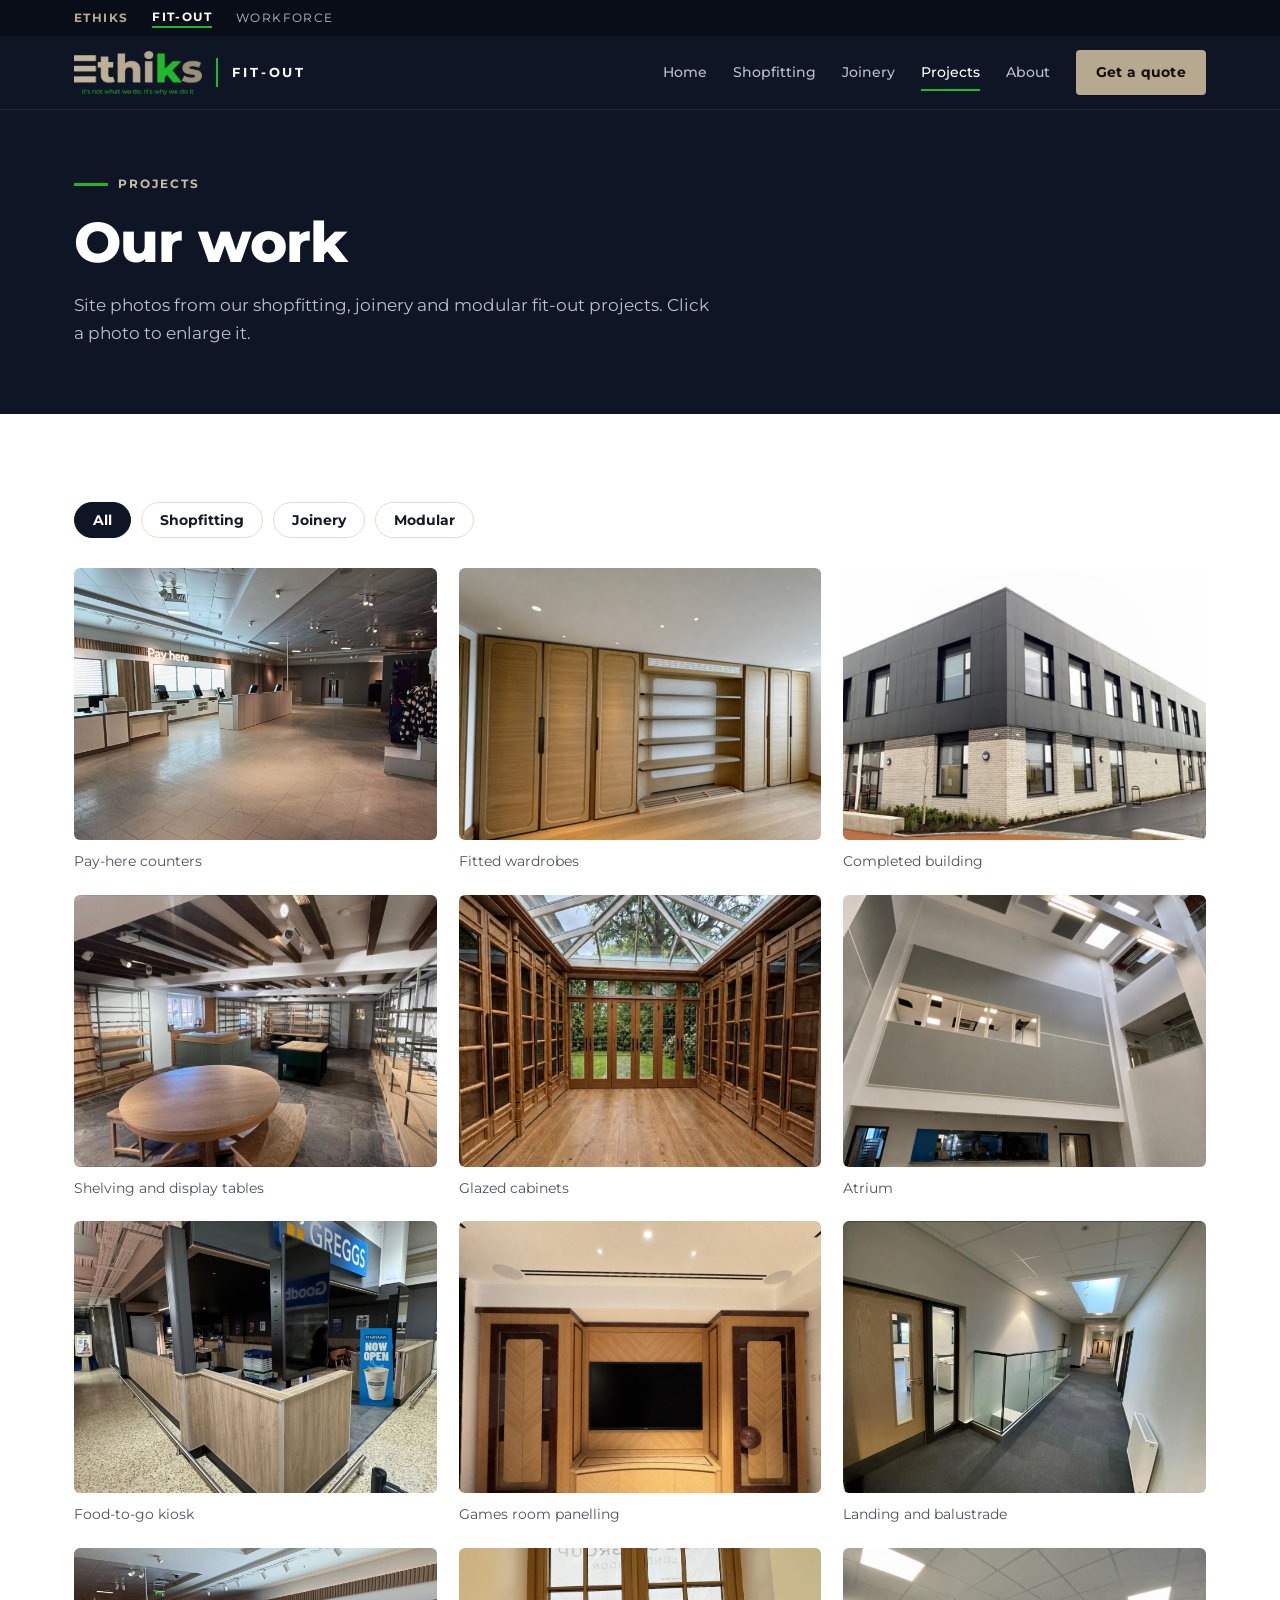
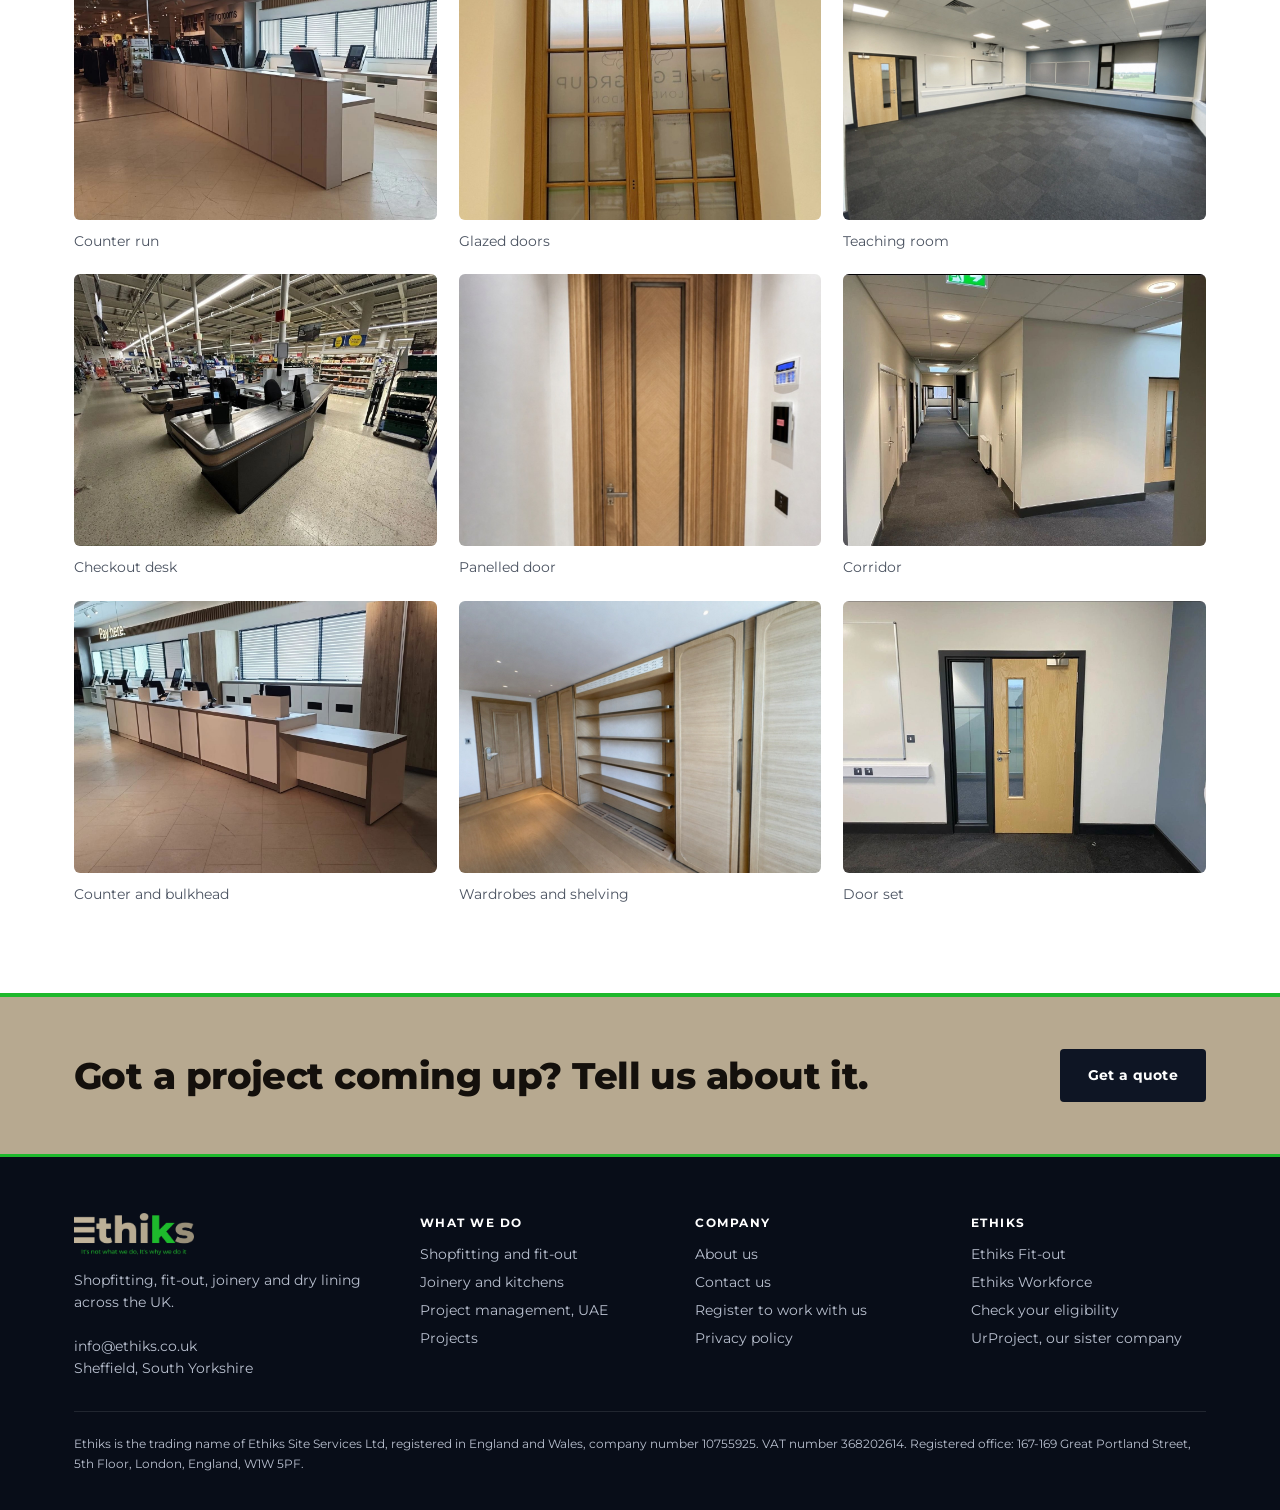
<file: projects.html>
<!doctype html>
<html lang="en-GB">
<head>
<meta charset="utf-8">
<meta name="viewport" content="width=device-width, initial-scale=1">
<title>Projects | Ethiks Fit-Out</title>
<meta name="description" content="Site photos of shopfitting, fitted joinery and modular fit-out projects by Ethiks.">
<link rel="canonical" href="https://www.ethiks.co.uk/projects.html">
<meta property="og:type" content="website">
<meta property="og:site_name" content="Ethiks">
<meta property="og:title" content="Projects | Ethiks Fit-Out">
<meta property="og:description" content="Site photos of shopfitting, fitted joinery and modular fit-out projects by Ethiks.">
<meta property="og:url" content="https://www.ethiks.co.uk/projects.html">
<meta property="og:image" content="https://www.ethiks.co.uk/assets/share.jpg">
<meta property="og:image:width" content="1200">
<meta property="og:image:height" content="630">
<meta name="twitter:card" content="summary_large_image">
<meta name="twitter:image" content="https://www.ethiks.co.uk/assets/share.jpg">
<script>document.documentElement.className = 'js';</script>
<link rel="preconnect" href="https://fonts.googleapis.com">
<link rel="preconnect" href="https://fonts.gstatic.com" crossorigin>
<link rel="stylesheet" href="https://fonts.googleapis.com/css2?family=Montserrat:wght@400;500;600;700;800&display=swap">
<link rel="stylesheet" href="/styles.css?v=31">
<link rel="icon" href="/assets/ethiks-logo.png">
</head>
<body>
<a class="skip" href="#main">Skip to content</a>
<div class="group"><div class="in">
  <span class="lead">Ethiks</span>
  <a class="here" href="/" aria-current="true">Fit-out</a>
  <a href="https://www.ethiksworkforce.co.uk">Workforce</a>
</div></div>
<header class="head"><div class="in">
  <a class="brand" href="/" aria-label="Ethiks Fit-out home"><img src="/assets/ethiks-logo.png" alt="Ethiks" width="128" height="44"><span>Fit-out</span></a>
  <button class="menu" type="button" aria-label="Menu" aria-expanded="false" aria-controls="nav"><span></span></button>
  <nav class="nav" id="nav" aria-label="Main"><a href="/">Home</a><a href="/fit-out.html">Shopfitting</a><a href="/residential.html">Joinery</a><a href="/projects.html" aria-current="page">Projects</a><a href="/about-us.html">About</a><a class="btn" href="/contact-us.html">Get a quote</a></nav>
</div></header>
<section class="phead plain"><div class="in">
  <div class="copy"><span class="eyebrow">Projects</span><h1>Our work</h1><p>Site photos from our shopfitting, joinery and modular fit-out projects. Click a photo to enlarge it.</p></div>
  
</div></section><main id="main">
<section class="sec"><div class="in">
  <div class="filters" role="group" aria-label="Filter photos">
    <button type="button" data-f="all" aria-pressed="true">All</button>
    <button type="button" data-f="shop" aria-pressed="false">Shopfitting</button>
    <button type="button" data-f="joinery" aria-pressed="false">Joinery</button>
    <button type="button" data-f="modular" aria-pressed="false">Modular</button>
  </div>
  <div class="gallery"><figure data-g="shop" data-zoom><img src="/assets/img/s-pay-hall.jpg" alt="Pay-here counters and customer service desk in a large store" width="1290" height="1290" loading="lazy"><figcaption>Pay-here counters</figcaption></figure><figure data-g="joinery" data-zoom><img src="/assets/img/j-wardrobe-run.jpg" alt="Wall of fitted timber wardrobes with open shelving" width="1456" height="1088" loading="lazy"><figcaption>Fitted wardrobes</figcaption></figure><figure data-g="modular" data-zoom><img src="/assets/img/m-building.jpg" alt="Completed two-storey modular building with dark cladding over light brick" width="1290" height="706" loading="lazy"><figcaption>Completed building</figcaption></figure><figure data-g="shop" data-zoom><img src="/assets/img/s-shelving-tables.jpg" alt="Timber shelving bays and round display tables in a shop interior" width="1290" height="726" loading="lazy"><figcaption>Shelving and display tables</figcaption></figure><figure data-g="joinery" data-zoom><img src="/assets/img/j-glazed-cabinets.jpg" alt="Glazed timber cabinets lining a room with a timber floor under a roof lantern" width="1264" height="1264" loading="lazy"><figcaption>Glazed cabinets</figcaption></figure><figure data-g="modular" data-zoom><img src="/assets/img/m-atrium.jpg" alt="Double-height atrium inside a modular building after fit-out" width="1456" height="1088" loading="lazy"><figcaption>Atrium</figcaption></figure><figure data-g="shop" data-zoom><img src="/assets/img/s-kiosk.jpg" alt="Food-to-go kiosk with timber-effect counter inside a supermarket" width="1280" height="1706" loading="lazy"><figcaption>Food-to-go kiosk</figcaption></figure><figure data-g="joinery" data-zoom><img src="/assets/img/j-games-room.jpg" alt="Timber panelled media wall with a TV between inlaid door panels" width="1408" height="1136" loading="lazy"><figcaption>Games room panelling</figcaption></figure><figure data-g="modular" data-zoom><img src="/assets/img/m-landing.jpg" alt="First-floor landing with timber doors, glass balustrade and suspended ceiling" width="1290" height="970" loading="lazy"><figcaption>Landing and balustrade</figcaption></figure><figure data-g="shop" data-zoom><img src="/assets/img/s-counter-run.jpg" alt="Long run of counter units in a clothing department" width="1290" height="1290" loading="lazy"><figcaption>Counter run</figcaption></figure><figure data-g="joinery" data-zoom><img src="/assets/img/j-glazed-doors.jpg" alt="Tall pair of glazed timber doors" width="1059" height="1800" loading="lazy"><figcaption>Glazed doors</figcaption></figure><figure data-g="modular" data-zoom><img src="/assets/img/m-classroom.jpg" alt="Large room with carpet tiles, wall boards and suspended ceiling" width="1456" height="1088" loading="lazy"><figcaption>Teaching room</figcaption></figure><figure data-g="shop" data-zoom><img src="/assets/img/s-checkout-desk.jpg" alt="Manned checkout desk at the front of a supermarket" width="1290" height="968" loading="lazy"><figcaption>Checkout desk</figcaption></figure><figure data-g="joinery" data-zoom><img src="/assets/img/j-panelled-door.jpg" alt="Panelled timber door set in a deep architrave" width="1088" height="1456" loading="lazy"><figcaption>Panelled door</figcaption></figure><figure data-g="modular" data-zoom><img src="/assets/img/m-corridor.jpg" alt="Corridor with timber doors and suspended ceiling" width="1290" height="963" loading="lazy"><figcaption>Corridor</figcaption></figure><figure data-g="shop" data-zoom><img src="/assets/img/s-pay-counter.jpg" alt="Pay-here counter with timber-slat bulkhead above" width="1290" height="1290" loading="lazy"><figcaption>Counter and bulkhead</figcaption></figure><figure data-g="joinery" data-zoom><img src="/assets/img/j-wardrobe-shelves.jpg" alt="Fitted wardrobes and shelves beside a matching door" width="1456" height="1088" loading="lazy"><figcaption>Wardrobes and shelving</figcaption></figure><figure data-g="modular" data-zoom><img src="/assets/img/m-door.jpg" alt="Timber door with glazed side panel in a dark frame" width="1290" height="973" loading="lazy"><figcaption>Door set</figcaption></figure></div>
</div></section>
<section class="cta"><div class="in">
  <h2>Got a project coming up? Tell us about it.</h2>
  <a class="btn dark" href="/contact-us.html">Get a quote</a>
</div></section>
</main>
<footer>
  <div class="in">
    <div><img src="/assets/ethiks-logo.png" alt="Ethiks" width="120" height="42">Shopfitting, fit-out, joinery and dry lining across the UK.<br><br>info@ethiks.co.uk<br>Sheffield, South Yorkshire</div>
    <div><b>What we do</b><ul><li><a href="/fit-out.html">Shopfitting and fit-out</a></li><li><a href="/residential.html">Joinery and kitchens</a></li><li><a href="/uae.html">Project management, UAE</a></li><li><a href="/projects.html">Projects</a></li></ul></div>
    <div><b>Company</b><ul><li><a href="/about-us.html">About us</a></li><li><a href="/contact-us.html">Contact us</a></li><li><a href="/register.html">Register to work with us</a></li><li><a href="/privacy-policy.html">Privacy policy</a></li></ul></div>
    <div><b>Ethiks</b><ul><li><a href="/">Ethiks Fit-out</a></li><li><a href="https://www.ethiksworkforce.co.uk">Ethiks Workforce</a></li><li><a href="https://www.ethiksworkforce.co.uk/eligibility.html">Check your eligibility</a></li><li><a href="https://www.urproject.co.uk">UrProject, our sister company</a></li></ul></div>
    <div class="legal">Ethiks is the trading name of Ethiks Site Services Ltd, registered in England and Wales, company number 10755925. VAT number 368202614. Registered office: 167-169 Great Portland Street, 5th Floor, London, England, W1W 5PF.</div>
  </div>
</footer>
<div class="lb" role="dialog" aria-modal="true" aria-label="Photo" hidden><button class="x" aria-label="Close">×</button><button class="prev" aria-label="Previous photo">←</button><img alt=""><button class="next" aria-label="Next photo">→</button><p></p></div>
<script src="/main.js?v=31" defer></script>
<!-- Cloudflare Web Analytics --><script defer src="https://static.cloudflareinsights.com/beacon.min.js" data-cf-beacon='{"token": "1464ebbee23942a8a1e4544ae4dd79b6"}'></script>
</body>
</html>
</file>
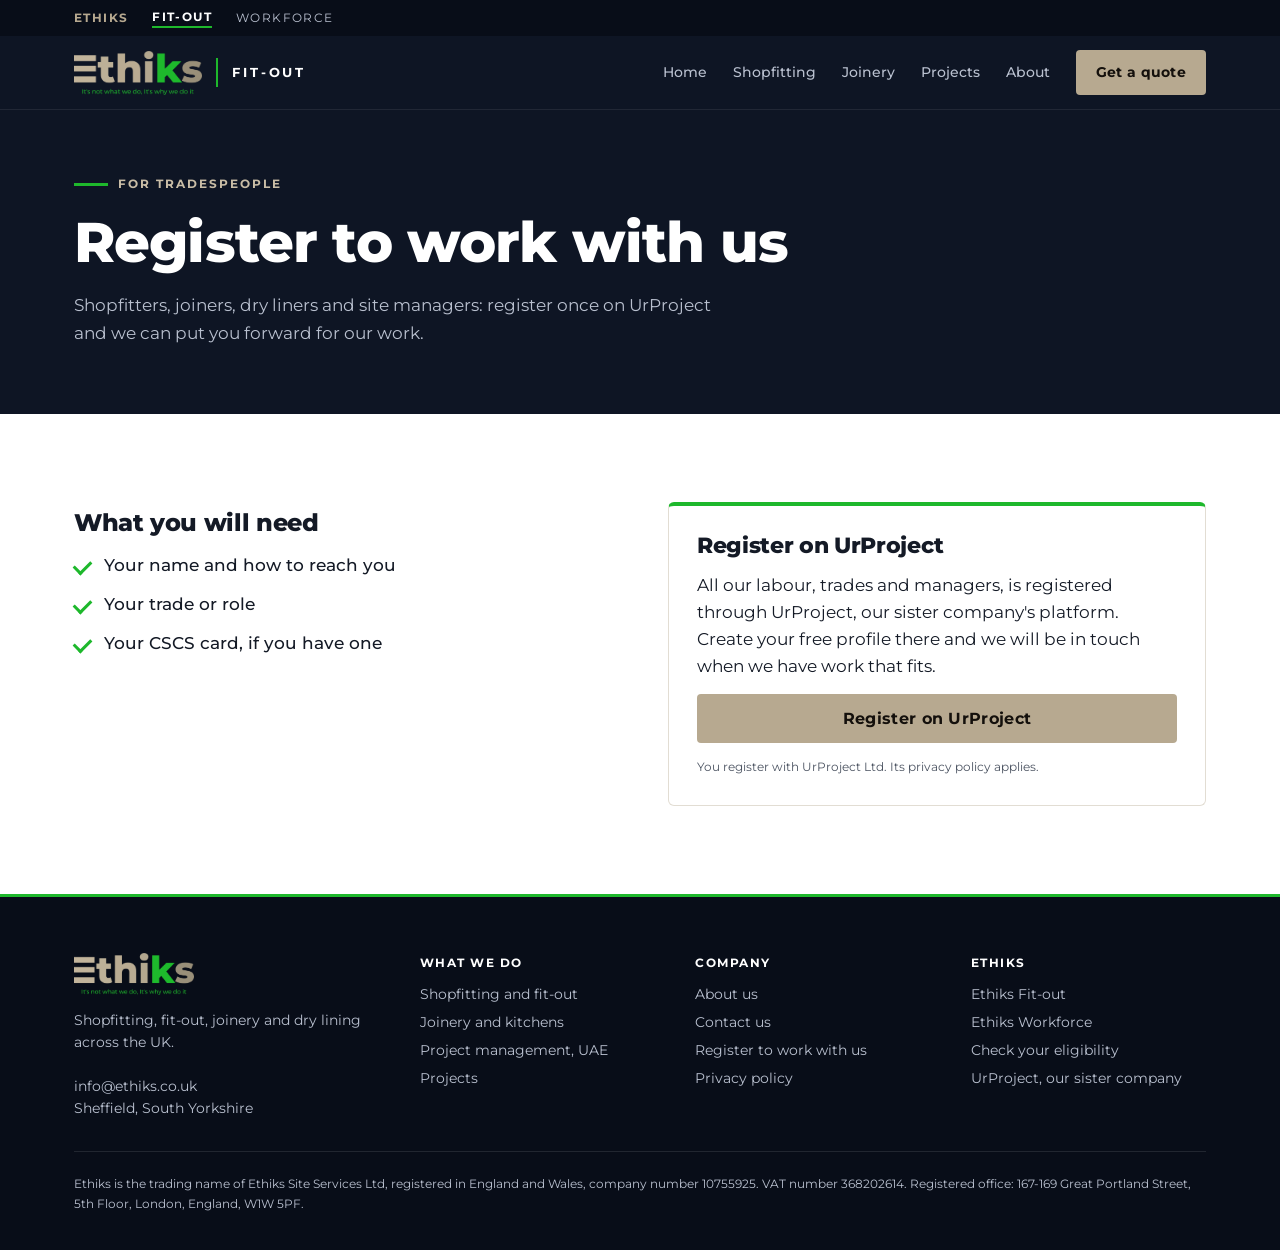
<file: register.html>
<!doctype html>
<html lang="en-GB">
<head>
<meta charset="utf-8">
<meta name="viewport" content="width=device-width, initial-scale=1">
<title>Register to Work With Ethiks</title>
<meta name="description" content="Tradespeople: register your details, trade and CSCS card with Ethiks.">
<link rel="canonical" href="https://www.ethiks.co.uk/register.html">
<meta property="og:type" content="website">
<meta property="og:site_name" content="Ethiks">
<meta property="og:title" content="Register to Work With Ethiks">
<meta property="og:description" content="Tradespeople: register your details, trade and CSCS card with Ethiks.">
<meta property="og:url" content="https://www.ethiks.co.uk/register.html">
<meta property="og:image" content="https://www.ethiks.co.uk/assets/share.jpg">
<meta property="og:image:width" content="1200">
<meta property="og:image:height" content="630">
<meta name="twitter:card" content="summary_large_image">
<meta name="twitter:image" content="https://www.ethiks.co.uk/assets/share.jpg">
<script>document.documentElement.className = 'js';</script>
<link rel="preconnect" href="https://fonts.googleapis.com">
<link rel="preconnect" href="https://fonts.gstatic.com" crossorigin>
<link rel="stylesheet" href="https://fonts.googleapis.com/css2?family=Montserrat:wght@400;500;600;700;800&display=swap">
<link rel="stylesheet" href="/styles.css?v=31">
<link rel="icon" href="/assets/ethiks-logo.png">
</head>
<body>
<a class="skip" href="#main">Skip to content</a>
<div class="group"><div class="in">
  <span class="lead">Ethiks</span>
  <a class="here" href="/" aria-current="true">Fit-out</a>
  <a href="https://www.ethiksworkforce.co.uk">Workforce</a>
</div></div>
<header class="head"><div class="in">
  <a class="brand" href="/" aria-label="Ethiks Fit-out home"><img src="/assets/ethiks-logo.png" alt="Ethiks" width="128" height="44"><span>Fit-out</span></a>
  <button class="menu" type="button" aria-label="Menu" aria-expanded="false" aria-controls="nav"><span></span></button>
  <nav class="nav" id="nav" aria-label="Main"><a href="/">Home</a><a href="/fit-out.html">Shopfitting</a><a href="/residential.html">Joinery</a><a href="/projects.html">Projects</a><a href="/about-us.html">About</a><a class="btn" href="/contact-us.html">Get a quote</a></nav>
</div></header>
<section class="phead plain"><div class="in">
  <div class="copy"><span class="eyebrow">For tradespeople</span><h1>Register to work with us</h1><p>Shopfitters, joiners, dry liners and site managers: register once on UrProject and we can put you forward for our work.</p></div>
  
</div></section><main id="main">
<section class="sec"><div class="in two">
  <div>
    <h2>What you will need</h2>
    <ul class="points"><li>Your name and how to reach you</li><li>Your trade or role</li><li>Your CSCS card, if you have one</li></ul>
  </div>
  <form class="card" id="request" action="https://www.urproject.co.uk/signup/workforce" method="get">
    <h2>Register on UrProject</h2>
    <p class="full">All our labour, trades and managers, is registered through UrProject, our sister company's platform. Create your free profile there and we will be in touch when we have work that fits.</p>
    <input type="hidden" name="utm_source" value="ethiks-fitout">
    <input type="hidden" name="utm_medium" value="referral">
    <div class="full"><button class="btn" type="submit">Register on UrProject</button></div>
    <p class="full small">You register with UrProject Ltd. Its privacy policy applies.</p>
  </form>
</div></section>
</main>
<footer>
  <div class="in">
    <div><img src="/assets/ethiks-logo.png" alt="Ethiks" width="120" height="42">Shopfitting, fit-out, joinery and dry lining across the UK.<br><br>info@ethiks.co.uk<br>Sheffield, South Yorkshire</div>
    <div><b>What we do</b><ul><li><a href="/fit-out.html">Shopfitting and fit-out</a></li><li><a href="/residential.html">Joinery and kitchens</a></li><li><a href="/uae.html">Project management, UAE</a></li><li><a href="/projects.html">Projects</a></li></ul></div>
    <div><b>Company</b><ul><li><a href="/about-us.html">About us</a></li><li><a href="/contact-us.html">Contact us</a></li><li><a href="/register.html">Register to work with us</a></li><li><a href="/privacy-policy.html">Privacy policy</a></li></ul></div>
    <div><b>Ethiks</b><ul><li><a href="/">Ethiks Fit-out</a></li><li><a href="https://www.ethiksworkforce.co.uk">Ethiks Workforce</a></li><li><a href="https://www.ethiksworkforce.co.uk/eligibility.html">Check your eligibility</a></li><li><a href="https://www.urproject.co.uk">UrProject, our sister company</a></li></ul></div>
    <div class="legal">Ethiks is the trading name of Ethiks Site Services Ltd, registered in England and Wales, company number 10755925. VAT number 368202614. Registered office: 167-169 Great Portland Street, 5th Floor, London, England, W1W 5PF.</div>
  </div>
</footer>
<div class="lb" role="dialog" aria-modal="true" aria-label="Photo" hidden><button class="x" aria-label="Close">×</button><button class="prev" aria-label="Previous photo">←</button><img alt=""><button class="next" aria-label="Next photo">→</button><p></p></div>
<script src="/main.js?v=31" defer></script>
<!-- Cloudflare Web Analytics --><script defer src="https://static.cloudflareinsights.com/beacon.min.js" data-cf-beacon='{"token": "1464ebbee23942a8a1e4544ae4dd79b6"}'></script>
</body>
</html>
</file>
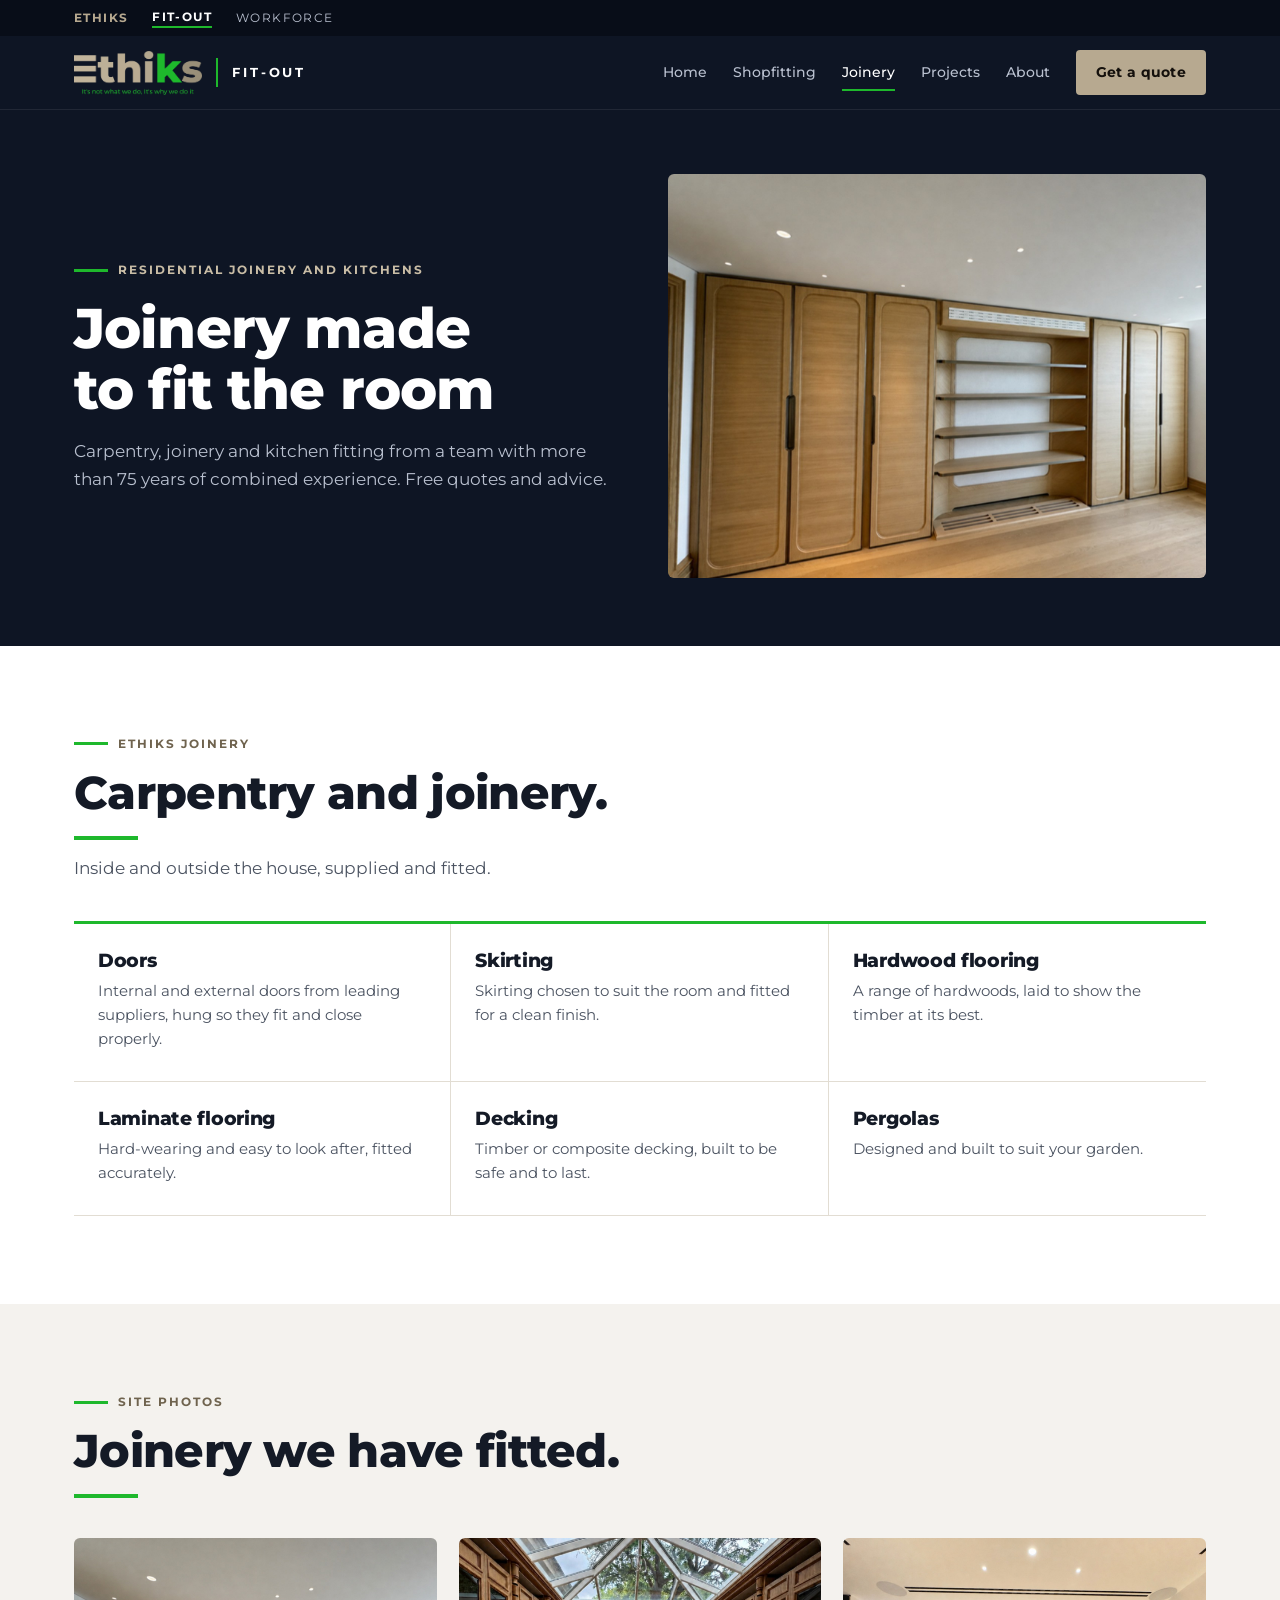
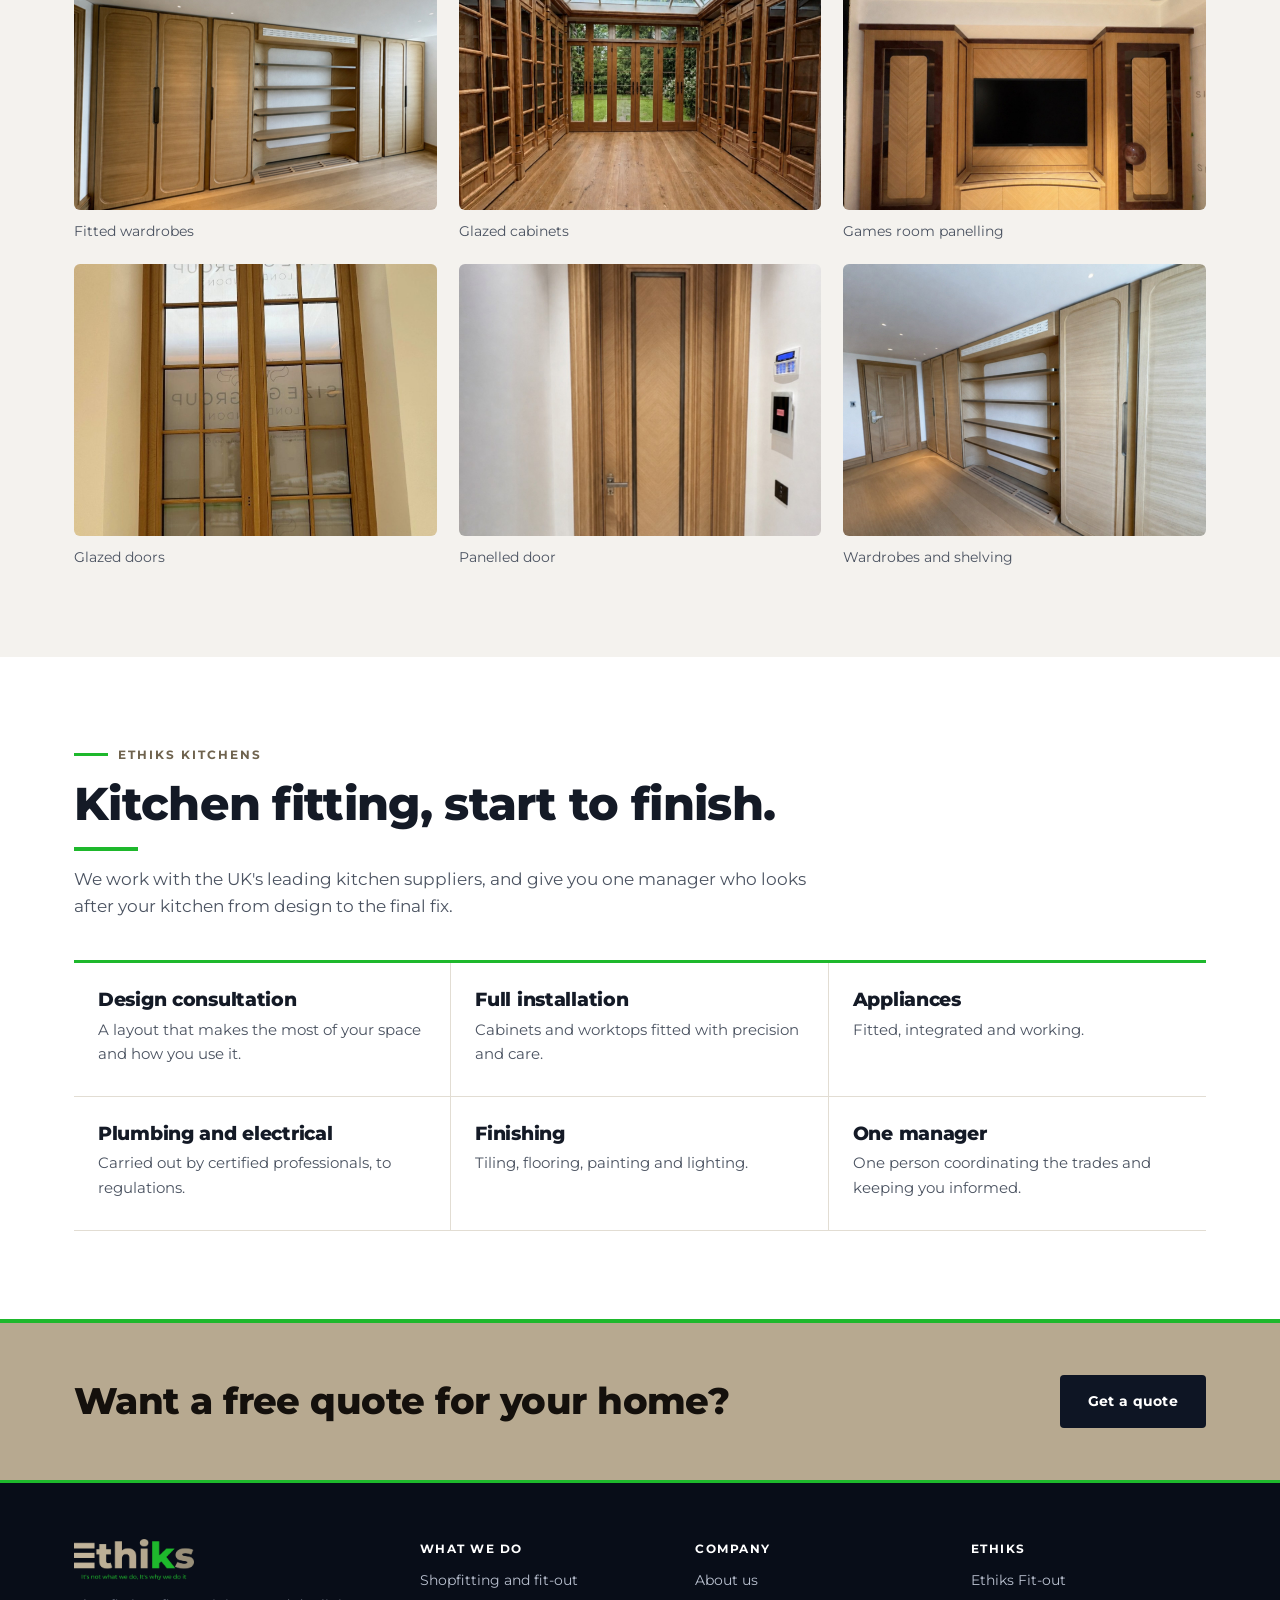
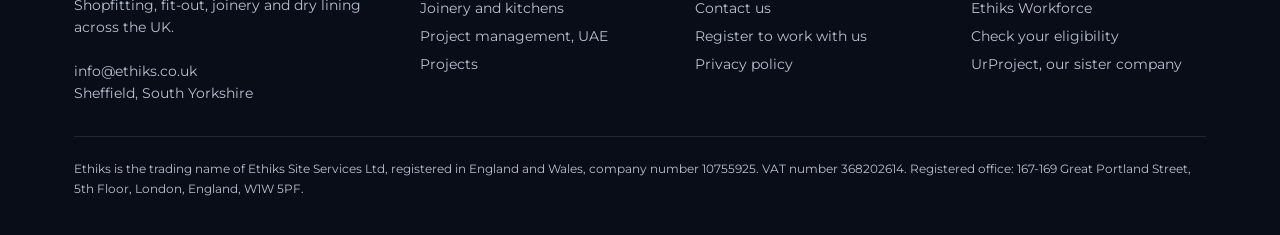
<file: residential.html>
<!doctype html>
<html lang="en-GB">
<head>
<meta charset="utf-8">
<meta name="viewport" content="width=device-width, initial-scale=1">
<title>Fitted Joinery and Kitchen Fitting for Homes | Ethiks</title>
<meta name="description" content="Fitted joinery, doors, skirting, hardwood and laminate flooring, decking, pergolas and kitchen fitting. Ethiks residential joinery, with a dedicated manager for your job.">
<link rel="canonical" href="https://www.ethiks.co.uk/residential.html">
<meta property="og:type" content="website">
<meta property="og:site_name" content="Ethiks">
<meta property="og:title" content="Fitted Joinery and Kitchen Fitting for Homes | Ethiks">
<meta property="og:description" content="Fitted joinery, doors, skirting, hardwood and laminate flooring, decking, pergolas and kitchen fitting. Ethiks residential joinery, with a dedicated manager for your job.">
<meta property="og:url" content="https://www.ethiks.co.uk/residential.html">
<meta property="og:image" content="https://www.ethiks.co.uk/assets/share.jpg">
<meta property="og:image:width" content="1200">
<meta property="og:image:height" content="630">
<meta name="twitter:card" content="summary_large_image">
<meta name="twitter:image" content="https://www.ethiks.co.uk/assets/share.jpg">
<script>document.documentElement.className = 'js';</script>
<link rel="preconnect" href="https://fonts.googleapis.com">
<link rel="preconnect" href="https://fonts.gstatic.com" crossorigin>
<link rel="stylesheet" href="https://fonts.googleapis.com/css2?family=Montserrat:wght@400;500;600;700;800&display=swap">
<link rel="stylesheet" href="/styles.css?v=31">
<link rel="icon" href="/assets/ethiks-logo.png">
</head>
<body>
<a class="skip" href="#main">Skip to content</a>
<div class="group"><div class="in">
  <span class="lead">Ethiks</span>
  <a class="here" href="/" aria-current="true">Fit-out</a>
  <a href="https://www.ethiksworkforce.co.uk">Workforce</a>
</div></div>
<header class="head"><div class="in">
  <a class="brand" href="/" aria-label="Ethiks Fit-out home"><img src="/assets/ethiks-logo.png" alt="Ethiks" width="128" height="44"><span>Fit-out</span></a>
  <button class="menu" type="button" aria-label="Menu" aria-expanded="false" aria-controls="nav"><span></span></button>
  <nav class="nav" id="nav" aria-label="Main"><a href="/">Home</a><a href="/fit-out.html">Shopfitting</a><a href="/residential.html" aria-current="page">Joinery</a><a href="/projects.html">Projects</a><a href="/about-us.html">About</a><a class="btn" href="/contact-us.html">Get a quote</a></nav>
</div></header>
<section class="phead"><div class="in">
  <div class="copy"><span class="eyebrow">Residential joinery and kitchens</span><h1>Joinery made to fit the room</h1><p>Carpentry, joinery and kitchen fitting from a team with more than 75 years of combined experience. Free quotes and advice.</p></div>
  <div class="rv d1"><img src="/assets/img/j-wardrobe-run.jpg" alt="Wall of fitted timber wardrobes with open shelving" width="1456" height="1088" fetchpriority="high"></div>
</div></section><main id="main">
<section class="sec" id="joinery"><div class="in">
  <div class="shead rv"><span class="eyebrow">Ethiks Joinery</span><h2>Carpentry and joinery.</h2><p>Inside and outside the house, supplied and fitted.</p></div>
  <div class="roles rv">
    <div class="role"><h3>Doors</h3><p>Internal and external doors from leading suppliers, hung so they fit and close properly.</p></div>
    <div class="role"><h3>Skirting</h3><p>Skirting chosen to suit the room and fitted for a clean finish.</p></div>
    <div class="role"><h3>Hardwood flooring</h3><p>A range of hardwoods, laid to show the timber at its best.</p></div>
    <div class="role"><h3>Laminate flooring</h3><p>Hard-wearing and easy to look after, fitted accurately.</p></div>
    <div class="role"><h3>Decking</h3><p>Timber or composite decking, built to be safe and to last.</p></div>
    <div class="role"><h3>Pergolas</h3><p>Designed and built to suit your garden.</p></div>
  </div>
</div></section>

<section class="sec wash"><div class="in">
  <div class="shead rv"><span class="eyebrow">Site photos</span><h2>Joinery we have fitted.</h2></div>
  <div class="gallery rv"><figure data-zoom><img src="/assets/img/j-wardrobe-run.jpg" alt="Wall of fitted timber wardrobes with open shelving" width="1456" height="1088" loading="lazy"><figcaption>Fitted wardrobes</figcaption></figure><figure data-zoom><img src="/assets/img/j-glazed-cabinets.jpg" alt="Glazed timber cabinets lining a room with a timber floor under a roof lantern" width="1264" height="1264" loading="lazy"><figcaption>Glazed cabinets</figcaption></figure><figure data-zoom><img src="/assets/img/j-games-room.jpg" alt="Timber panelled media wall with a TV between inlaid door panels" width="1408" height="1136" loading="lazy"><figcaption>Games room panelling</figcaption></figure><figure data-zoom><img src="/assets/img/j-glazed-doors.jpg" alt="Tall pair of glazed timber doors" width="1059" height="1800" loading="lazy"><figcaption>Glazed doors</figcaption></figure><figure data-zoom><img src="/assets/img/j-panelled-door.jpg" alt="Panelled timber door set in a deep architrave" width="1088" height="1456" loading="lazy"><figcaption>Panelled door</figcaption></figure><figure data-zoom><img src="/assets/img/j-wardrobe-shelves.jpg" alt="Fitted wardrobes and shelves beside a matching door" width="1456" height="1088" loading="lazy"><figcaption>Wardrobes and shelving</figcaption></figure></div>
</div></section>

<section class="sec" id="kitchens"><div class="in">
  <div class="shead rv"><span class="eyebrow">Ethiks Kitchens</span><h2>Kitchen fitting, start to finish.</h2><p>We work with the UK's leading kitchen suppliers, and give you one manager who looks after your kitchen from design to the final fix.</p></div>
  <div class="roles rv">
    <div class="role"><h3>Design consultation</h3><p>A layout that makes the most of your space and how you use it.</p></div>
    <div class="role"><h3>Full installation</h3><p>Cabinets and worktops fitted with precision and care.</p></div>
    <div class="role"><h3>Appliances</h3><p>Fitted, integrated and working.</p></div>
    <div class="role"><h3>Plumbing and electrical</h3><p>Carried out by certified professionals, to regulations.</p></div>
    <div class="role"><h3>Finishing</h3><p>Tiling, flooring, painting and lighting.</p></div>
    <div class="role"><h3>One manager</h3><p>One person coordinating the trades and keeping you informed.</p></div>
  </div>
</div></section>
<section class="cta"><div class="in">
  <h2>Want a free quote for your home?</h2>
  <a class="btn dark" href="/contact-us.html">Get a quote</a>
</div></section>
</main>
<footer>
  <div class="in">
    <div><img src="/assets/ethiks-logo.png" alt="Ethiks" width="120" height="42">Shopfitting, fit-out, joinery and dry lining across the UK.<br><br>info@ethiks.co.uk<br>Sheffield, South Yorkshire</div>
    <div><b>What we do</b><ul><li><a href="/fit-out.html">Shopfitting and fit-out</a></li><li><a href="/residential.html">Joinery and kitchens</a></li><li><a href="/uae.html">Project management, UAE</a></li><li><a href="/projects.html">Projects</a></li></ul></div>
    <div><b>Company</b><ul><li><a href="/about-us.html">About us</a></li><li><a href="/contact-us.html">Contact us</a></li><li><a href="/register.html">Register to work with us</a></li><li><a href="/privacy-policy.html">Privacy policy</a></li></ul></div>
    <div><b>Ethiks</b><ul><li><a href="/">Ethiks Fit-out</a></li><li><a href="https://www.ethiksworkforce.co.uk">Ethiks Workforce</a></li><li><a href="https://www.ethiksworkforce.co.uk/eligibility.html">Check your eligibility</a></li><li><a href="https://www.urproject.co.uk">UrProject, our sister company</a></li></ul></div>
    <div class="legal">Ethiks is the trading name of Ethiks Site Services Ltd, registered in England and Wales, company number 10755925. VAT number 368202614. Registered office: 167-169 Great Portland Street, 5th Floor, London, England, W1W 5PF.</div>
  </div>
</footer>
<div class="lb" role="dialog" aria-modal="true" aria-label="Photo" hidden><button class="x" aria-label="Close">×</button><button class="prev" aria-label="Previous photo">←</button><img alt=""><button class="next" aria-label="Next photo">→</button><p></p></div>
<script src="/main.js?v=31" defer></script>
<!-- Cloudflare Web Analytics --><script defer src="https://static.cloudflareinsights.com/beacon.min.js" data-cf-beacon='{"token": "1464ebbee23942a8a1e4544ae4dd79b6"}'></script>
</body>
</html>
</file>
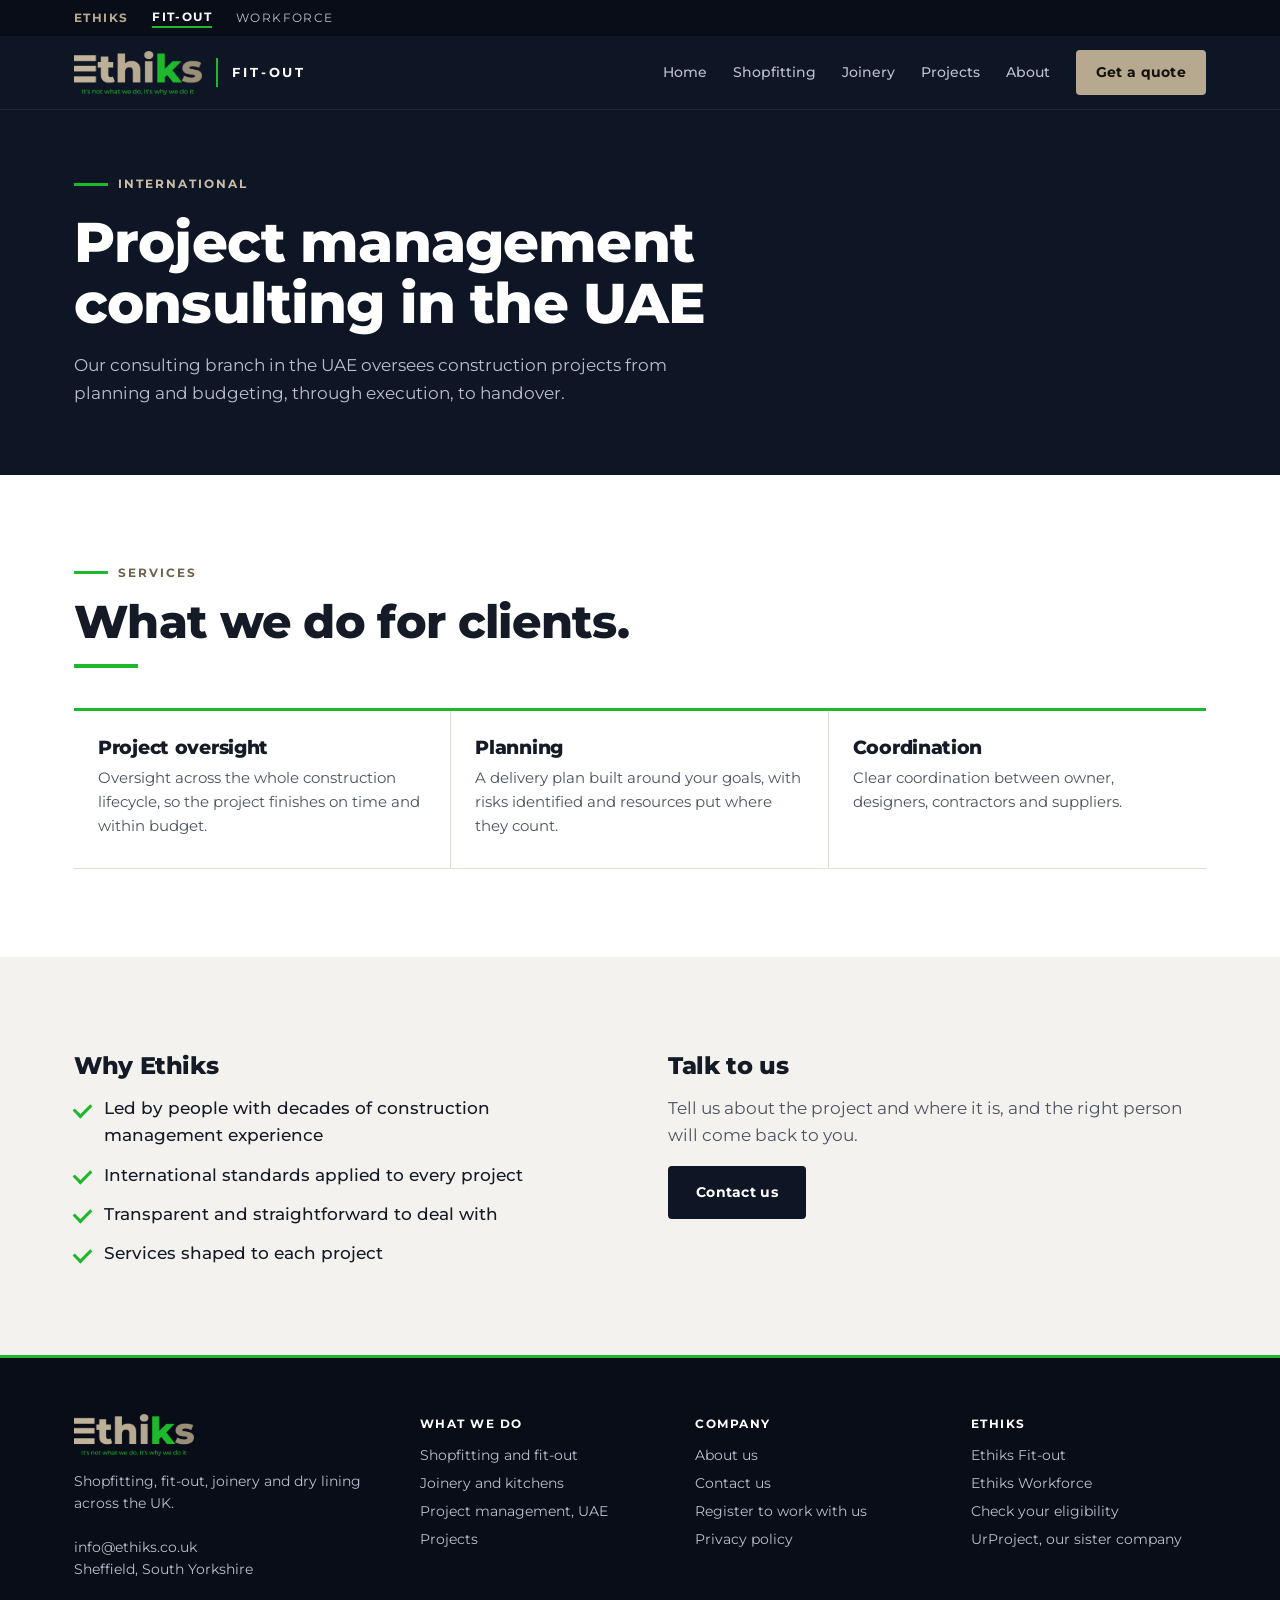
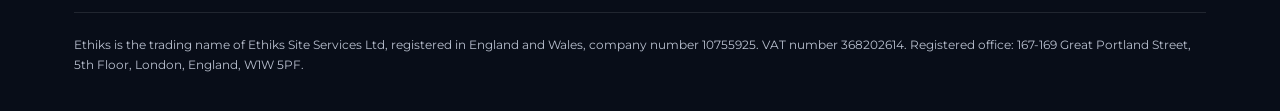
<file: uae.html>
<!doctype html>
<html lang="en-GB">
<head>
<meta charset="utf-8">
<meta name="viewport" content="width=device-width, initial-scale=1">
<title>Construction Project Management Consulting, UAE | Ethiks</title>
<meta name="description" content="Ethiks project management consulting in the UAE: oversight of construction projects from planning and budgeting through execution to handover.">
<link rel="canonical" href="https://www.ethiks.co.uk/uae.html">
<meta property="og:type" content="website">
<meta property="og:site_name" content="Ethiks">
<meta property="og:title" content="Construction Project Management Consulting, UAE | Ethiks">
<meta property="og:description" content="Ethiks project management consulting in the UAE: oversight of construction projects from planning and budgeting through execution to handover.">
<meta property="og:url" content="https://www.ethiks.co.uk/uae.html">
<meta property="og:image" content="https://www.ethiks.co.uk/assets/share.jpg">
<meta property="og:image:width" content="1200">
<meta property="og:image:height" content="630">
<meta name="twitter:card" content="summary_large_image">
<meta name="twitter:image" content="https://www.ethiks.co.uk/assets/share.jpg">
<script>document.documentElement.className = 'js';</script>
<link rel="preconnect" href="https://fonts.googleapis.com">
<link rel="preconnect" href="https://fonts.gstatic.com" crossorigin>
<link rel="stylesheet" href="https://fonts.googleapis.com/css2?family=Montserrat:wght@400;500;600;700;800&display=swap">
<link rel="stylesheet" href="/styles.css?v=31">
<link rel="icon" href="/assets/ethiks-logo.png">
</head>
<body>
<a class="skip" href="#main">Skip to content</a>
<div class="group"><div class="in">
  <span class="lead">Ethiks</span>
  <a class="here" href="/" aria-current="true">Fit-out</a>
  <a href="https://www.ethiksworkforce.co.uk">Workforce</a>
</div></div>
<header class="head"><div class="in">
  <a class="brand" href="/" aria-label="Ethiks Fit-out home"><img src="/assets/ethiks-logo.png" alt="Ethiks" width="128" height="44"><span>Fit-out</span></a>
  <button class="menu" type="button" aria-label="Menu" aria-expanded="false" aria-controls="nav"><span></span></button>
  <nav class="nav" id="nav" aria-label="Main"><a href="/">Home</a><a href="/fit-out.html">Shopfitting</a><a href="/residential.html">Joinery</a><a href="/projects.html">Projects</a><a href="/about-us.html">About</a><a class="btn" href="/contact-us.html">Get a quote</a></nav>
</div></header>
<section class="phead plain"><div class="in">
  <div class="copy"><span class="eyebrow">International</span><h1>Project management consulting in the UAE</h1><p>Our consulting branch in the UAE oversees construction projects from planning and budgeting, through execution, to handover.</p></div>
  
</div></section><main id="main">
<section class="sec"><div class="in">
  <div class="shead rv"><span class="eyebrow">Services</span><h2>What we do for clients.</h2></div>
  <div class="roles rv">
    <div class="role"><h3>Project oversight</h3><p>Oversight across the whole construction lifecycle, so the project finishes on time and within budget.</p></div>
    <div class="role"><h3>Planning</h3><p>A delivery plan built around your goals, with risks identified and resources put where they count.</p></div>
    <div class="role"><h3>Coordination</h3><p>Clear coordination between owner, designers, contractors and suppliers.</p></div>
  </div>
</div></section>
<section class="sec wash"><div class="in two">
  <div>
    <h2>Why Ethiks</h2>
    <ul class="points"><li>Led by people with decades of construction management experience</li><li>International standards applied to every project</li><li>Transparent and straightforward to deal with</li><li>Services shaped to each project</li></ul>
  </div>
  <div>
    <h2>Talk to us</h2>
    <p>Tell us about the project and where it is, and the right person will come back to you.</p>
    <div><a class="btn dark" href="/contact-us.html">Contact us</a></div>
  </div>
</div></section>
</main>
<footer>
  <div class="in">
    <div><img src="/assets/ethiks-logo.png" alt="Ethiks" width="120" height="42">Shopfitting, fit-out, joinery and dry lining across the UK.<br><br>info@ethiks.co.uk<br>Sheffield, South Yorkshire</div>
    <div><b>What we do</b><ul><li><a href="/fit-out.html">Shopfitting and fit-out</a></li><li><a href="/residential.html">Joinery and kitchens</a></li><li><a href="/uae.html">Project management, UAE</a></li><li><a href="/projects.html">Projects</a></li></ul></div>
    <div><b>Company</b><ul><li><a href="/about-us.html">About us</a></li><li><a href="/contact-us.html">Contact us</a></li><li><a href="/register.html">Register to work with us</a></li><li><a href="/privacy-policy.html">Privacy policy</a></li></ul></div>
    <div><b>Ethiks</b><ul><li><a href="/">Ethiks Fit-out</a></li><li><a href="https://www.ethiksworkforce.co.uk">Ethiks Workforce</a></li><li><a href="https://www.ethiksworkforce.co.uk/eligibility.html">Check your eligibility</a></li><li><a href="https://www.urproject.co.uk">UrProject, our sister company</a></li></ul></div>
    <div class="legal">Ethiks is the trading name of Ethiks Site Services Ltd, registered in England and Wales, company number 10755925. VAT number 368202614. Registered office: 167-169 Great Portland Street, 5th Floor, London, England, W1W 5PF.</div>
  </div>
</footer>
<div class="lb" role="dialog" aria-modal="true" aria-label="Photo" hidden><button class="x" aria-label="Close">×</button><button class="prev" aria-label="Previous photo">←</button><img alt=""><button class="next" aria-label="Next photo">→</button><p></p></div>
<script src="/main.js?v=31" defer></script>
<!-- Cloudflare Web Analytics --><script defer src="https://static.cloudflareinsights.com/beacon.min.js" data-cf-beacon='{"token": "1464ebbee23942a8a1e4544ae4dd79b6"}'></script>
</body>
</html>
</file>
<file: styles.css>
/* Ethiks Fit-out. Same family as Ethiks Workforce: deep navy, white sections, bold type. Stone is the accent; the logo stays green. */
:root {
  --navy: #0e1524; --navy-2: #18213a; --navy-3: #25304f;
  --stone: #b7a990; --stone-hi: #c9bda6; --stone-dark: #6f634e; --green: #1eb82c;
  --ink: #141a26; --text: #4b5361; --paper: #ffffff; --wash: #f4f2ee; --rule: #e2ddd3;
  --on-navy: #f6f7f9; --on-navy-2: #b9c0cf;
  --font: "Montserrat", Arial, Helvetica, sans-serif;
  --wrap: 1180px;
}
* { box-sizing: border-box; }
html { scroll-behavior: smooth; }
@media (prefers-reduced-motion: reduce) { html { scroll-behavior: auto; } * { transition: none !important; } }
body { margin: 0; background: var(--paper); color: var(--text); font-family: var(--font); font-size: 17px; line-height: 1.6; }
img { max-width: 100%; height: auto; display: block; }
.in { max-width: var(--wrap); margin: 0 auto; padding: 0 24px; }
h1, h2, h3 { margin: 0; line-height: 1.08; text-wrap: balance; color: var(--ink); letter-spacing: -0.015em; font-weight: 800; }
p { margin: 0; }
a { color: var(--stone-dark); }
:focus-visible { outline: 3px solid var(--stone); outline-offset: 3px; }
.skip { position: absolute; left: -9999px; }
.skip:focus { left: 12px; top: 12px; background: #fff; color: #000; padding: 10px 14px; z-index: 50; }

.group { background: #080d18; color: var(--on-navy-2); font-size: 0.72rem; letter-spacing: 0.12em; text-transform: uppercase; }
.group .in { display: flex; flex-wrap: wrap; gap: 4px 24px; align-items: center; padding-top: 8px; padding-bottom: 8px; }
.group a { color: var(--on-navy-2); text-decoration: none; }
.group a:hover { color: #fff; }
.group .lead { color: var(--stone); font-weight: 700; }
.group .here { color: #fff; font-weight: 700; box-shadow: inset 0 -2px 0 var(--stone); padding-bottom: 2px; }
.head { background: var(--navy); position: sticky; top: 0; z-index: 30; border-bottom: 1px solid rgba(255,255,255,0.08); }
.head .in { display: flex; flex-wrap: wrap; align-items: center; justify-content: space-between; gap: 10px 28px; padding-top: 14px; padding-bottom: 14px; }
.brand { display: flex; align-items: center; gap: 14px; text-decoration: none; }
.brand img { width: 128px; }
.brand span { color: #fff; font-weight: 700; font-size: 0.82rem; letter-spacing: 0.22em; text-transform: uppercase; border-left: 2px solid var(--stone); padding: 4px 0 4px 14px; }
.nav { display: flex; flex-wrap: wrap; align-items: center; gap: 6px 26px; font-size: 0.86rem; font-weight: 500; }
.nav a { color: var(--on-navy-2); text-decoration: none; padding: 6px 0; border-bottom: 2px solid transparent; }
.nav a:hover { color: #fff; }
.nav a[aria-current="page"] { color: #fff; border-bottom-color: var(--stone); }
.nav .btn { color: #14100c; padding: 11px 20px; border-bottom: 0; }

.btn { display: inline-block; background: var(--stone); color: #14100c; font-weight: 700; font-size: 0.9rem; letter-spacing: 0.02em; text-decoration: none; padding: 15px 28px; border: 0; border-radius: 4px; cursor: pointer; font-family: var(--font); transition: background 0.15s ease, transform 0.15s ease; }
.btn:hover { background: var(--stone-hi); transform: translateY(-1px); }
.btn.line { background: transparent; color: #fff; box-shadow: inset 0 0 0 2px rgba(255,255,255,0.6); }
.btn.line:hover { background: rgba(255,255,255,0.12); }
.btn.dark { background: var(--navy); color: #fff; }
.btn.dark:hover { background: var(--navy-3); }

.eyebrow { display: inline-flex; align-items: center; gap: 10px; font-size: 0.78rem; font-weight: 700; letter-spacing: 0.16em; text-transform: uppercase; color: var(--stone-dark); }
.eyebrow::before { content: ""; width: 28px; height: 2px; background: currentColor; }

/* hero: photo behind, words on the left */
.hero { position: relative; background: var(--navy); color: var(--on-navy); isolation: isolate; overflow: hidden; }
.hero > img.bg { position: absolute; inset: 0; width: 100%; height: 100%; object-fit: cover; object-position: center 55%; z-index: -2; }
.hero::before { content: ""; position: absolute; inset: 0; z-index: -1; background: linear-gradient(90deg, rgba(14,21,36,0.94) 0%, rgba(14,21,36,0.84) 32%, rgba(14,21,36,0.30) 62%, rgba(14,21,36,0.05) 100%); }
.hero .in { padding-top: 96px; padding-bottom: 100px; }
.pitch { display: flex; flex-direction: column; gap: 22px; max-width: 620px; }
.pitch .eyebrow { color: var(--stone-hi); }
.pitch h1 { font-size: clamp(2.6rem, 6vw, 4.5rem); color: #fff; }
.pitch .line { font-size: clamp(1.2rem, 2.3vw, 1.6rem); font-weight: 600; color: #fff; line-height: 1.3; }
.pitch .line b { color: #d6cab2; font-weight: 700; }
.pitch .sub { color: var(--on-navy-2); max-width: 50ch; }
.pitch h1, .pitch .line, .pitch .sub, .ticks { text-shadow: 0 2px 18px rgba(8,13,24,0.75); }
.ticks { list-style: none; margin: 0; padding: 0; display: flex; flex-wrap: wrap; gap: 10px 24px; font-size: 0.92rem; font-weight: 600; color: #fff; }
.ticks li { display: flex; align-items: center; gap: 8px; }
.ticks li::before { content: ""; width: 9px; height: 9px; background: var(--stone); border-radius: 50%; }
.acts { display: flex; flex-wrap: wrap; gap: 12px; margin-top: 6px; }

/* inner page head: navy, words left, one photo right */
.phead { background: var(--navy); color: var(--on-navy-2); }
.phead .in { padding-top: 64px; padding-bottom: 68px; display: grid; grid-template-columns: minmax(0, 1fr) minmax(0, 1fr); gap: 56px; align-items: center; }
.phead.plain .in { grid-template-columns: minmax(0, 1fr); }
.phead .copy { display: flex; flex-direction: column; gap: 18px; min-width: 0; }
.phead .eyebrow { color: var(--stone-hi); }
.phead h1 { font-size: clamp(2.1rem, 4.6vw, 3.5rem); color: #fff; }
.phead p { max-width: 58ch; font-size: 1.08rem; }
.phead img { width: 100%; aspect-ratio: 4 / 3; object-fit: cover; border-radius: 6px; }
.phead a { color: var(--stone-hi); }

/* facts strip */
.facts { background: var(--navy-2); color: var(--on-navy); }
.facts .in { display: grid; grid-template-columns: repeat(4, minmax(0, 1fr)); }
.facts .t { padding: 34px 26px; border-left: 1px solid rgba(255,255,255,0.1); display: flex; flex-direction: column; gap: 6px; }
.facts .t:first-child { border-left: 0; padding-left: 0; }
.facts .big { font-size: clamp(1.9rem, 3.4vw, 2.7rem); font-weight: 800; color: #fff; line-height: 1; letter-spacing: -0.02em; }
.facts .big em { font-style: normal; color: var(--stone); }
.facts b { color: #fff; font-size: 1rem; }
.facts span { font-size: 0.9rem; color: var(--on-navy-2); }

.sec { padding: 88px 0; }
.wash { background: var(--wash); }
.shead { display: flex; flex-direction: column; gap: 14px; max-width: 760px; margin-bottom: 40px; }
.shead h2 { font-size: clamp(1.9rem, 3.6vw, 2.9rem); }
.shead p { font-size: 1.08rem; }

/* big photo cards */
.cards { display: grid; grid-template-columns: repeat(2, minmax(0, 1fr)); gap: 22px; }
.cardp { position: relative; display: flex; flex-direction: column; justify-content: flex-end; min-height: 460px; padding: 30px; color: #fff; text-decoration: none; overflow: hidden; border-radius: 6px; isolation: isolate; background: var(--navy); }
.cardp img { position: absolute; inset: 0; width: 100%; height: 100%; object-fit: cover; z-index: -2; transition: transform 0.5s ease; }
.cardp::before { content: ""; position: absolute; inset: 0; z-index: -1; background: linear-gradient(180deg, rgba(14,21,36,0.02) 35%, rgba(14,21,36,0.94) 84%); }
.cardp:hover img { transform: scale(1.05); }
.cardp h3 { color: #fff; font-size: 1.9rem; }
.cardp p { color: #dfe3ea; font-size: 0.98rem; margin-top: 8px; max-width: 44ch; }
.cardp .go { margin-top: 16px; font-weight: 700; font-size: 0.9rem; color: var(--stone-hi); }

/* text grid */
.roles { display: grid; grid-template-columns: repeat(3, minmax(0, 1fr)); gap: 0; border-top: 2px solid var(--ink); }
.roles.two { grid-template-columns: repeat(2, minmax(0, 1fr)); }
.role { padding: 26px 24px 30px; border-right: 1px solid var(--rule); border-bottom: 1px solid var(--rule); display: flex; flex-direction: column; gap: 8px; }
.roles:not(.two) .role:nth-child(3n), .roles.two .role:nth-child(even) { border-right: 0; }
.role h3 { font-size: 1.2rem; }
.role p { font-size: 0.94rem; }

.split { display: grid; grid-template-columns: minmax(0, 1fr) minmax(0, 1fr); gap: 56px; align-items: center; }
.split.rev > :first-child { order: 2; }
.split .copy { display: flex; flex-direction: column; gap: 18px; min-width: 0; }
.split h2 { font-size: clamp(1.8rem, 3.2vw, 2.6rem); }
.photo { border-radius: 6px; overflow: hidden; }
.photo img { width: 100%; aspect-ratio: 4 / 3; object-fit: cover; }
.photo.tall img { aspect-ratio: 4 / 5; }
ul.points { list-style: none; margin: 0; padding: 0; display: flex; flex-direction: column; gap: 12px; }
ul.points li { position: relative; padding-left: 30px; color: var(--ink); font-weight: 500; }
ul.points li::before { content: ""; position: absolute; left: 0; top: 0.45em; width: 14px; height: 8px; border-left: 3px solid var(--stone); border-bottom: 3px solid var(--stone); transform: rotate(-45deg); }

.tags { list-style: none; margin: 0; padding: 0; display: flex; flex-wrap: wrap; gap: 10px; }
.tags li { border: 1.5px solid var(--rule); background: #fff; border-radius: 40px; padding: 9px 18px; font-weight: 600; color: var(--ink); font-size: 0.95rem; }

.gallery { display: grid; grid-template-columns: repeat(3, minmax(0, 1fr)); gap: 22px; }
.gallery figure { margin: 0; display: flex; flex-direction: column; gap: 10px; }
.gallery figure[hidden] { display: none; }
.gallery img { width: 100%; aspect-ratio: 4 / 3; object-fit: cover; border-radius: 6px; }
.gallery figcaption { font-size: 0.88rem; color: var(--text); }
.filters { display: flex; flex-wrap: wrap; gap: 10px; margin-bottom: 30px; }
.filters button { font-family: var(--font); font-size: 0.86rem; font-weight: 700; background: #fff; border: 1.5px solid var(--rule); color: var(--ink); padding: 9px 18px; border-radius: 40px; cursor: pointer; }
.filters button[aria-pressed="true"] { background: var(--navy); border-color: var(--navy); color: #fff; }

.steps { counter-reset: s; list-style: none; margin: 0; padding: 0; display: grid; grid-template-columns: repeat(3, minmax(0, 1fr)); gap: 28px; }
.steps li { counter-increment: s; background: #fff; border-radius: 6px; padding: 30px 28px; display: flex; flex-direction: column; gap: 10px; border: 1px solid var(--rule); }
.steps li::before { content: "0" counter(s); font-size: 0.95rem; font-weight: 800; color: var(--stone-dark); letter-spacing: 0.08em; }
.steps b { color: var(--ink); font-size: 1.25rem; font-weight: 800; line-height: 1.2; }

.band { background: var(--navy); color: var(--on-navy-2); padding: 88px 0; }
.band .in { display: grid; grid-template-columns: minmax(0, 1.2fr) minmax(0, 1fr); gap: 30px 56px; align-items: center; }
.band .copy { display: flex; flex-direction: column; gap: 18px; }
.band h2 { color: #fff; font-size: clamp(1.8rem, 3.2vw, 2.6rem); }
.band .eyebrow { color: var(--stone-hi); }
.band ul.points li { color: #fff; }

.cta { background: var(--stone); color: #14100c; }
.cta .in { display: flex; flex-wrap: wrap; align-items: center; justify-content: space-between; gap: 20px 40px; padding-top: 52px; padding-bottom: 52px; }
.cta h2 { color: #14100c; font-size: clamp(1.6rem, 3vw, 2.3rem); }

.two { display: grid; grid-template-columns: minmax(0, 1fr) minmax(0, 1fr); gap: 56px; align-items: start; }
.two > div { display: flex; flex-direction: column; gap: 16px; min-width: 0; }
.two h2 { font-size: 1.5rem; margin-top: 8px; }
form.card { display: grid; grid-template-columns: repeat(auto-fit, minmax(160px, 1fr)); gap: 14px; background: #fff; padding: 28px; min-width: 0; color: var(--ink); border-radius: 6px; border: 1px solid var(--rule); border-top: 4px solid var(--stone); }
form.card h2 { grid-column: 1 / -1; font-size: 1.35rem; margin: 0; }
label { display: flex; flex-direction: column; gap: 6px; font-size: 0.8rem; font-weight: 700; color: var(--ink); min-width: 0; }
input, select, textarea { font-family: var(--font); font-size: 1rem; padding: 12px 13px; border: 1.5px solid #c6c0b4; background: #fff; color: var(--ink); width: 100%; border-radius: 4px; }
input:focus, select:focus, textarea:focus { border-color: var(--stone-dark); }
textarea { min-height: 100px; resize: vertical; }
.full { grid-column: 1 / -1; }
form.card .btn { width: 100%; font-size: 1rem; }
.small { font-size: 0.78rem; color: var(--text); }
.msg { border-left: 3px solid var(--green); padding: 10px 14px; background: var(--wash); color: var(--ink); font-size: 0.9rem; }
.msg.err { border-left-color: #b3261e; }
.contact { display: flex; flex-direction: column; gap: 2px; }
.contact b { color: var(--ink); }
.prose { max-width: 74ch; display: flex; flex-direction: column; gap: 14px; }
.prose h2 { font-size: 1.3rem; margin-top: 16px; }

footer { background: #080d18; color: var(--on-navy-2); font-size: 0.86rem; padding: 56px 0 36px; }
footer .in { display: grid; grid-template-columns: 1.3fr 1fr 1fr 1fr; gap: 32px 40px; }
footer b { color: #fff; display: block; margin-bottom: 10px; font-size: 0.78rem; letter-spacing: 0.12em; text-transform: uppercase; }
footer a { color: var(--on-navy-2); text-decoration: none; }
footer a:hover { color: #fff; }
footer ul { list-style: none; margin: 0; padding: 0; display: flex; flex-direction: column; gap: 6px; }
footer img { width: 120px; margin-bottom: 14px; }
footer .legal { grid-column: 1 / -1; border-top: 1px solid rgba(255,255,255,0.1); padding-top: 22px; font-size: 0.78rem; }

@media (max-width: 940px) {
  .split, .two, .band .in, .phead .in, .cards { grid-template-columns: minmax(0, 1fr); gap: 32px; }
  .split.rev > :first-child { order: 0; }
  .cards { gap: 18px; }
  .cardp { min-height: 340px; }
  .gallery { grid-template-columns: repeat(2, minmax(0, 1fr)); }
  .steps, .roles, .roles.two { grid-template-columns: minmax(0, 1fr); }
  .role { border-right: 0; }
  .facts .in { grid-template-columns: repeat(2, minmax(0, 1fr)); }
  .facts .t { padding: 24px 18px; }
  .facts .t:nth-child(odd) { border-left: 0; padding-left: 0; }
  .facts .t:nth-child(n+3) { border-top: 1px solid rgba(255,255,255,0.1); }
  footer .in { grid-template-columns: repeat(2, minmax(0, 1fr)); }
  .sec, .band { padding: 60px 0; }
  .hero .in { padding-top: 56px; padding-bottom: 60px; }
  .hero::before { background: rgba(14,21,36,0.78); }
}
@media (max-width: 560px) {
  body { font-size: 16px; }
  .in { padding: 0 18px; }
  .head { position: static; }
  .head .in { padding-top: 10px; padding-bottom: 8px; }
  .nav { flex-wrap: nowrap; overflow-x: auto; width: 100%; gap: 0 18px; scrollbar-width: none; }
  .nav a:not(.btn) { white-space: nowrap; font-size: 0.82rem; }
  .nav .btn { display: none; }
  .gallery { grid-template-columns: minmax(0, 1fr); }
  footer .in { grid-template-columns: minmax(0, 1fr); }
}

/* ---------- hero slideshow: words on navy, photos crossfade on the right ---------- */
.hero2 { position: relative; background: var(--navy); color: var(--on-navy); overflow: hidden; min-height: min(88vh, 780px); display: flex; align-items: center; }
.hero2 .in { position: relative; z-index: 3; width: 100%; padding-top: 80px; padding-bottom: 96px; }
.hero2 .pitch { max-width: 560px; }
.hero2 .pitch h1 { font-size: clamp(2.8rem, 6.4vw, 5rem); line-height: 1.0; }
.slides { position: absolute; top: 0; right: 0; bottom: 0; width: 60%; clip-path: polygon(16% 0, 100% 0, 100% 100%, 0 100%); z-index: 1; background: var(--navy-2); }
.slides figure { position: absolute; inset: 0; margin: 0; opacity: 0; transition: opacity 1.3s ease; }
.slides figure.on { opacity: 1; }
.slides img { width: 100%; height: 100%; object-fit: cover; transform: scale(1.02); }
.slides figure.on img { animation: drift 8s ease-out forwards; }
@keyframes drift { from { transform: scale(1.02) translateX(0); } to { transform: scale(1.12) translateX(-1.5%); } }
.slides::after { content: ""; position: absolute; inset: 0; background: linear-gradient(100deg, rgba(14,21,36,0.75) 0%, rgba(14,21,36,0.15) 34%, rgba(14,21,36,0) 60%), linear-gradient(0deg, rgba(14,21,36,0.55) 0%, rgba(14,21,36,0) 30%); pointer-events: none; }
.edge { position: absolute; top: 0; bottom: 0; right: calc(60% - 9.6% - 3px); width: 6px; background: var(--stone); transform: skewX(-9.2deg); transform-origin: bottom; z-index: 2; opacity: 0.9; }
.dots { position: absolute; z-index: 4; right: max(24px, calc((100vw - var(--wrap)) / 2 + 24px)); bottom: 34px; display: flex; gap: 10px; }
.dots button { font-family: var(--font); font-size: 0.78rem; font-weight: 700; letter-spacing: 0.04em; color: #fff; background: rgba(8,13,24,0.55); backdrop-filter: blur(6px); border: 0; padding: 12px 16px 14px; cursor: pointer; position: relative; overflow: hidden; border-radius: 4px; opacity: 0.8; }
.dots button:hover { opacity: 1; }
.dots button::after { content: ""; position: absolute; left: 0; bottom: 0; height: 3px; width: 0; background: var(--stone); }
.dots button.on { opacity: 1; background: rgba(8,13,24,0.8); }
.dots button.on::after { animation: fill var(--slide-ms, 6000ms) linear forwards; }
@keyframes fill { from { width: 0; } to { width: 100%; } }

/* ---------- service panels: hover or tap to open ---------- */
.panels { display: flex; gap: 10px; height: 520px; }
.panel { position: relative; flex: 1 1 0; min-width: 0; overflow: hidden; border-radius: 6px; color: #fff; text-decoration: none; isolation: isolate; transition: flex-grow 0.6s cubic-bezier(.2,.7,.2,1); background: var(--navy); }
.panel.on { flex-grow: 3.2; }
.panel img { position: absolute; inset: 0; width: 100%; height: 100%; object-fit: cover; z-index: -2; transition: transform 0.9s ease, filter 0.6s ease; filter: saturate(0.7) brightness(0.75); }
.panel.on img { transform: scale(1.05); filter: none; }
.panel::before { content: ""; position: absolute; inset: 0; z-index: -1; background: linear-gradient(180deg, rgba(14,21,36,0.05) 35%, rgba(14,21,36,0.95) 88%); }
.panel .n { position: absolute; left: 24px; top: 22px; font-weight: 800; font-size: 0.9rem; letter-spacing: 0.12em; color: var(--stone-hi); }
.panel .body { position: absolute; left: 24px; right: 24px; bottom: 24px; display: flex; flex-direction: column; gap: 8px; }
.panel h3 { color: #fff; font-size: clamp(1.3rem, 2vw, 2rem); }
.panel p, .panel .go { max-height: 0; opacity: 0; overflow: hidden; transition: max-height 0.5s ease, opacity 0.4s ease; color: #dfe3ea; font-size: 0.98rem; max-width: 46ch; }
.panel .go { font-weight: 700; font-size: 0.9rem; color: var(--stone-hi); }
.panel.on p, .panel.on .go { max-height: 140px; opacity: 1; }

/* ---------- moving strip of work ---------- */
.marq { overflow: hidden; padding: 6px 0; }
.marq .track { display: flex; gap: 16px; width: max-content; animation: slide 70s linear infinite; }
.marq:hover .track, .marq:focus-within .track { animation-play-state: paused; }
@keyframes slide { to { transform: translateX(calc(-50% - 8px)); } }
.marq figure { margin: 0; flex: none; position: relative; border-radius: 6px; overflow: hidden; cursor: zoom-in; }
.marq img { height: 340px; width: auto; max-width: none; transition: transform 0.5s ease; }
.marq figure:hover img { transform: scale(1.05); }
.marq figcaption { position: absolute; left: 0; right: 0; bottom: 0; padding: 30px 16px 12px; background: linear-gradient(0deg, rgba(14,21,36,0.85), rgba(14,21,36,0)); color: #fff; font-weight: 700; font-size: 0.86rem; opacity: 0; transition: opacity 0.3s ease; }
.marq figure:hover figcaption { opacity: 1; }
@media (prefers-reduced-motion: reduce) { .marq { overflow-x: auto; } .marq .track { animation: none; } .slides figure.on img { animation: none; } }

/* ---------- photos open full size ---------- */
.gallery figure, .photo.zoom { cursor: zoom-in; }
.gallery figure { overflow: hidden; }
.gallery img { transition: transform 0.5s ease; }
.gallery figure:hover img { transform: scale(1.03); }
.lb { position: fixed; inset: 0; z-index: 100; background: rgba(8,13,24,0.94); display: none; align-items: center; justify-content: center; padding: 60px 70px; }
.lb.on { display: flex; }
.lb img { max-width: 100%; max-height: 100%; object-fit: contain; border-radius: 4px; }
.lb p { position: absolute; left: 0; right: 0; bottom: 18px; text-align: center; color: #fff; font-weight: 600; font-size: 0.95rem; }
.lb button { position: absolute; background: rgba(255,255,255,0.12); color: #fff; border: 0; width: 48px; height: 48px; border-radius: 50%; font-size: 1.3rem; cursor: pointer; font-family: var(--font); }
.lb button:hover { background: var(--stone); color: #14100c; }
.lb .x { top: 18px; right: 18px; } .lb .prev { left: 14px; top: calc(50% - 24px); } .lb .next { right: 14px; top: calc(50% - 24px); }

/* ---------- reveal on scroll ---------- */
.js .rv { opacity: 0; transform: translateY(26px); transition: opacity 0.8s ease, transform 0.8s ease; }
.js .rv.on { opacity: 1; transform: none; }
.js .rv.d1 { transition-delay: 0.12s; } .js .rv.d2 { transition-delay: 0.24s; }

/* ---------- hero buttons: compact, and not caught by the .line headline rule ---------- */
.pitch .acts .btn { font-size: 0.86rem; font-weight: 700; line-height: 1.2; padding: 12px 22px; text-shadow: none; }

/* ---------- green lines: stone carries the words and buttons, green marks the lines ---------- */
.edge { background: var(--stone); }
.eyebrow::before { background: var(--green); width: 34px; height: 3px; }
.ticks li::before { background: var(--green); }
.dots button::after { background: var(--green); }
.group .here { box-shadow: inset 0 -2px 0 var(--green); }
.brand span { border-left-color: var(--green); }
.nav a[aria-current="page"] { border-bottom-color: var(--green); }
ul.points li::before { border-color: var(--green); }
.facts { border-top: 3px solid var(--stone); }
.roles { border-top-color: var(--green); border-top-width: 3px; }
.steps li { border-top: 3px solid var(--green); }
form.card { border-top-color: var(--green); }
.shead h2::after { content: ""; display: block; width: 64px; height: 4px; background: var(--green); margin-top: 18px; }
.panel::after { content: ""; position: absolute; left: 0; right: 0; bottom: 0; height: 4px; background: var(--green); transform: scaleX(0); transform-origin: left; transition: transform 0.6s ease; }
.panel.on::after { transform: scaleX(1); }
.cta { border-top: 4px solid var(--green); }
footer { border-top: 3px solid var(--green); }

@media (max-width: 940px) {
  .hero2 { display: block; min-height: 0; }
  .slides { position: relative; width: 100%; height: 300px; clip-path: none; }
  .edge { display: none; }
  .hero2 .in { padding-top: 40px; padding-bottom: 48px; }
  .dots { position: absolute; top: 240px; bottom: auto; left: 18px; right: auto; }
  .dots button { padding: 8px 10px 10px; font-size: 0.7rem; }
  .panels { flex-direction: column; height: auto; }
  .panel, .panel.on { flex: none; height: 260px; }
  .panel img { filter: none; }
  .panel p, .panel .go { max-height: 140px; opacity: 1; }
  .marq img { height: 240px; }
  .lb { padding: 56px 12px; }
}

/* ---------- phone menu: a button top right opens the page links ---------- */
.menu { display: none; }
@media (max-width: 760px) {
  .head { position: sticky; }
  .head .in { flex-wrap: wrap; }
  .head.has-menu .menu { display: inline-flex; margin-left: auto; width: 46px; height: 46px; align-items: center; justify-content: center; background: transparent; border: 1.5px solid rgba(255,255,255,0.45); border-radius: 4px; cursor: pointer; }
  .menu span, .menu span::before, .menu span::after { display: block; width: 20px; height: 2px; background: #fff; position: relative; transition: transform 0.2s ease, background 0.2s ease; }
  .menu span::before, .menu span::after { content: ""; position: absolute; left: 0; }
  .menu span::before { top: -6px; } .menu span::after { top: 6px; }
  .menu[aria-expanded="true"] span { background: transparent; }
  .menu[aria-expanded="true"] span::before { transform: translateY(6px) rotate(45deg); }
  .menu[aria-expanded="true"] span::after { transform: translateY(-6px) rotate(-45deg); }
  .head.has-menu .nav { display: none; width: 100%; flex-direction: column; flex-wrap: nowrap; align-items: stretch; gap: 0; padding: 4px 0 12px; overflow: visible; }
  .head.has-menu .nav.open { display: flex; }
  .head.has-menu .nav a:not(.btn) { display: block; white-space: normal; font-size: 1.02rem; padding: 14px 0; border-bottom: 1px solid rgba(255,255,255,0.12); }
  .head.has-menu .nav a[aria-current="page"] { border-bottom-color: rgba(255,255,255,0.12); color: #fff; font-weight: 700; }
  .head.has-menu .nav .btn { display: block; margin-top: 14px; text-align: center; }
}
</file>
